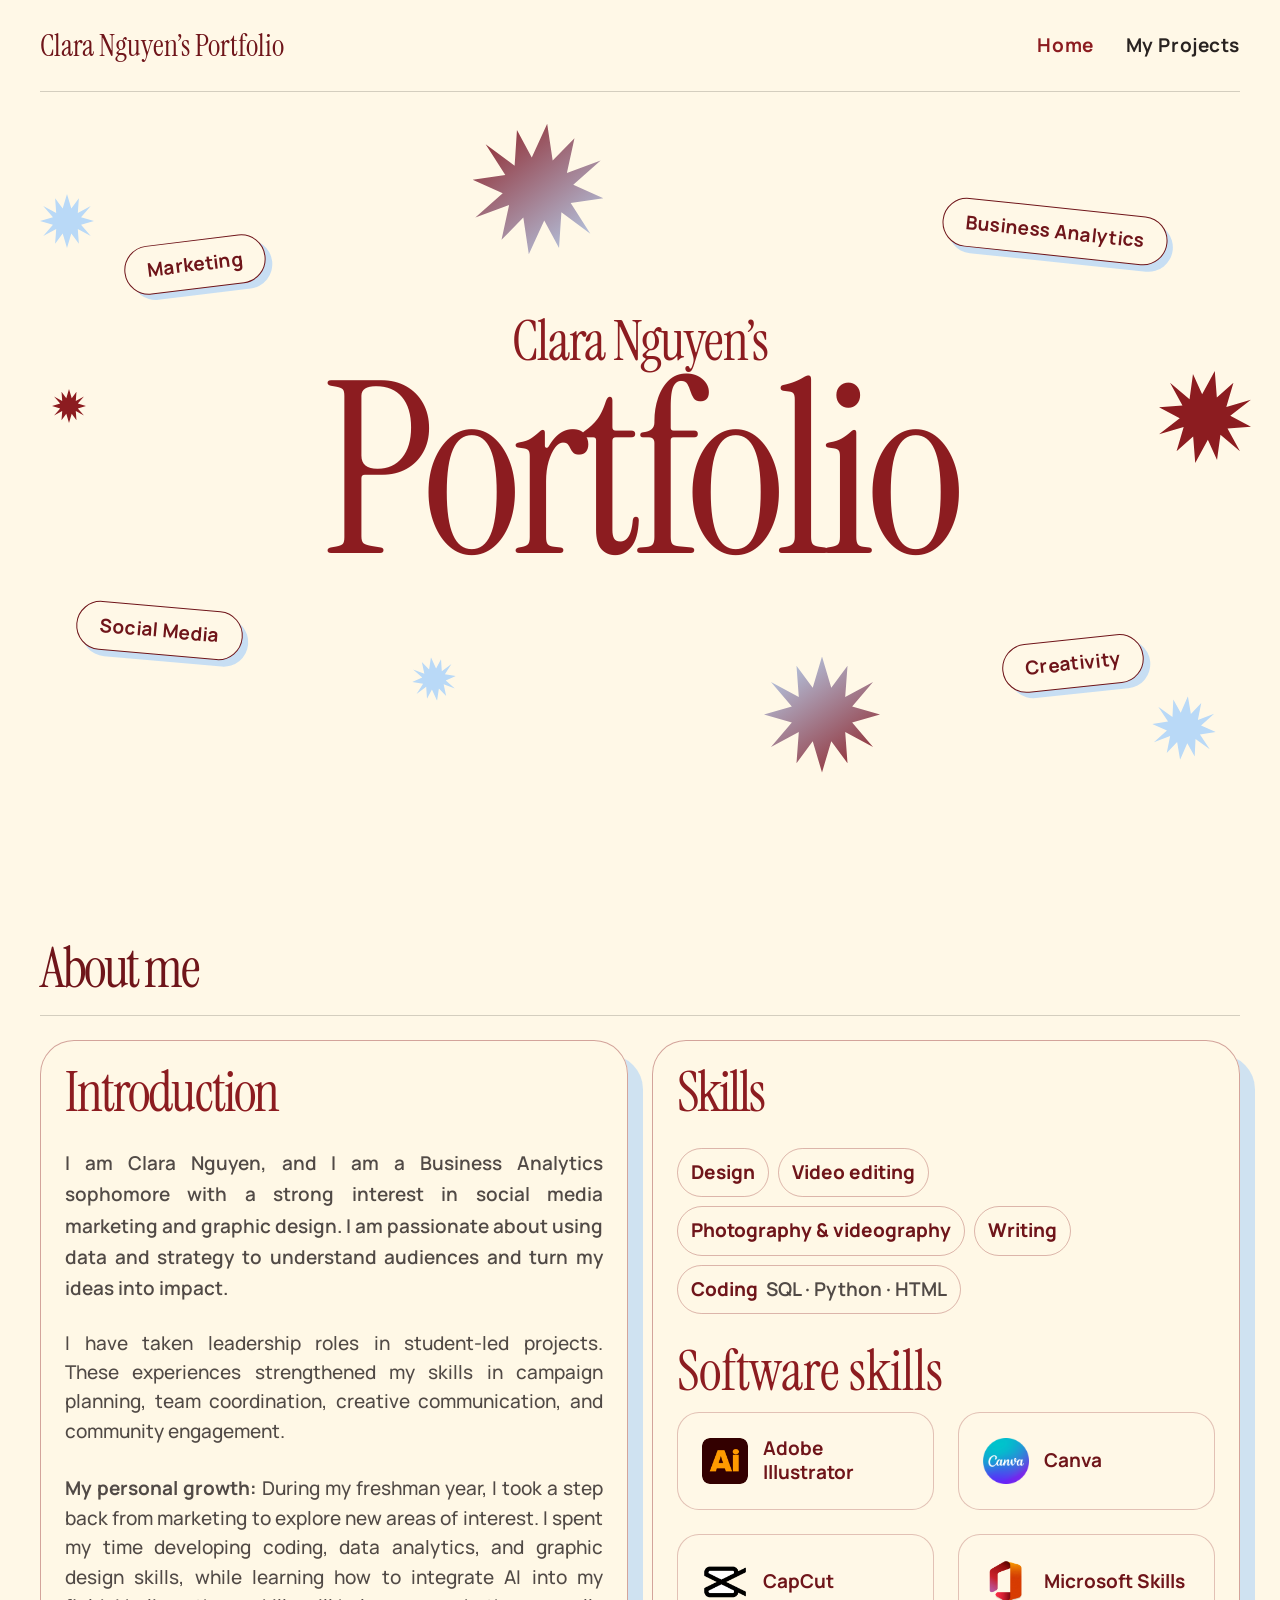
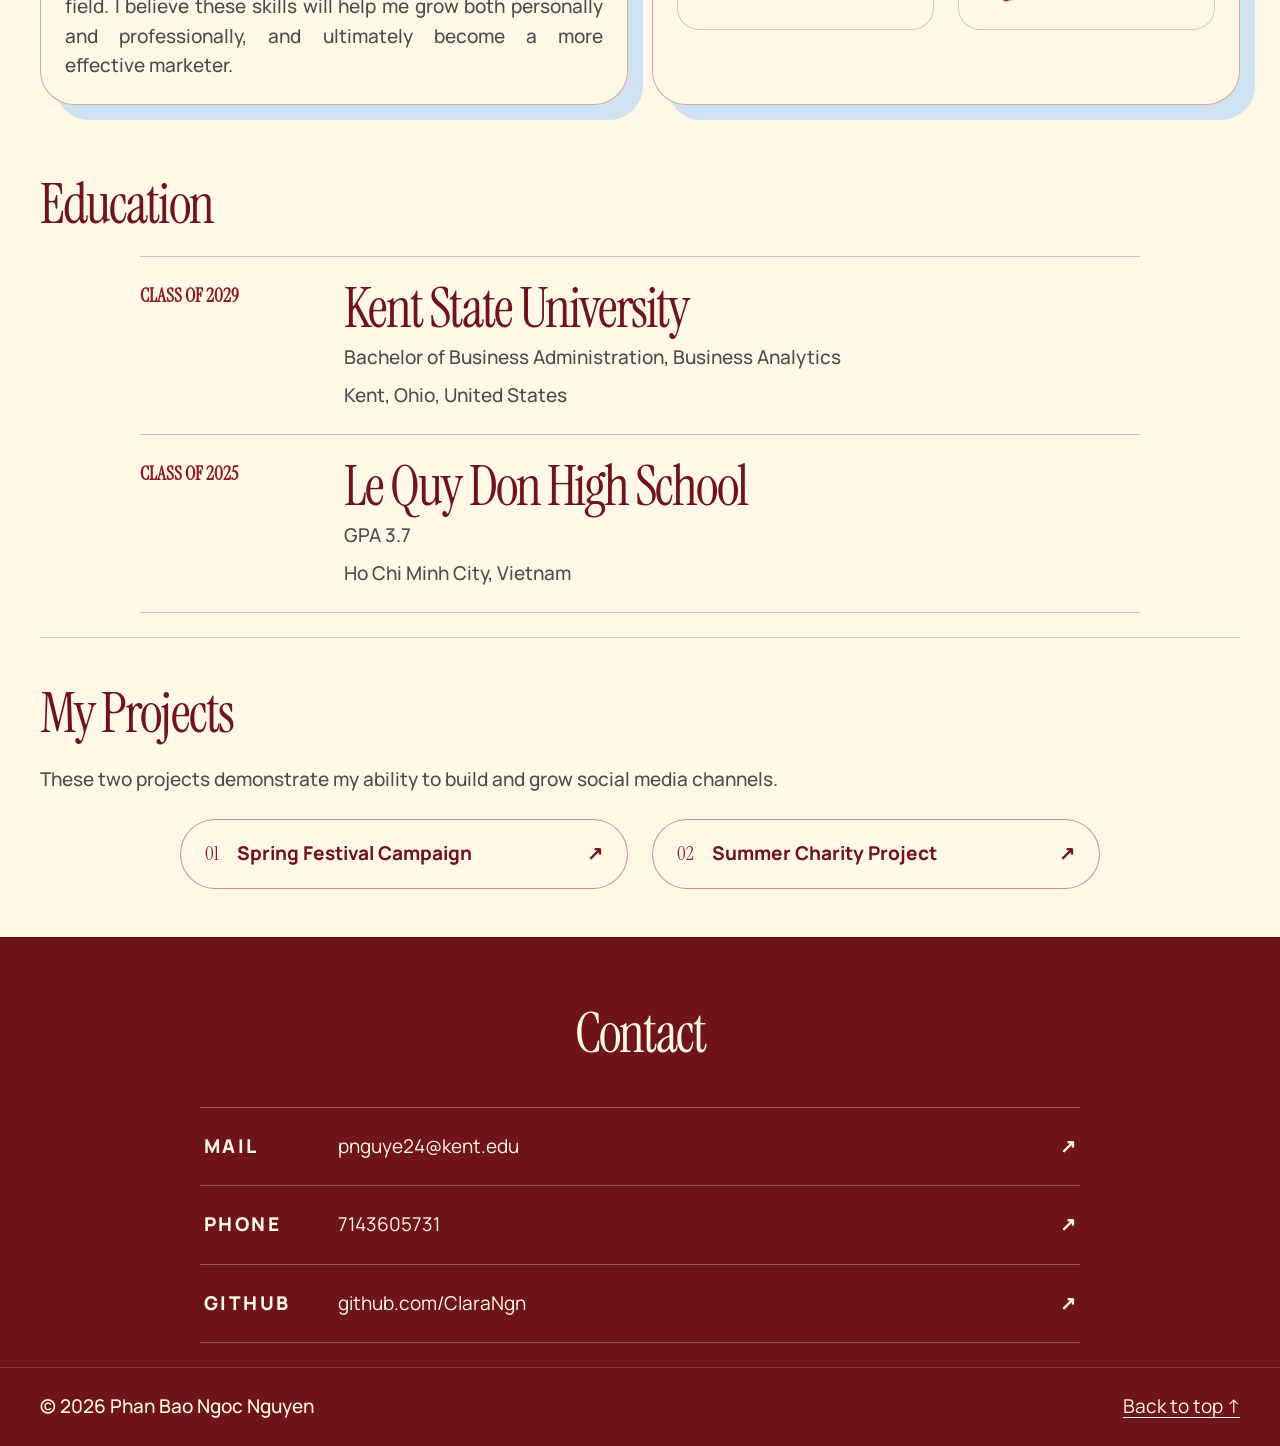
<file: index.html>
<!doctype html>
<html lang="en">
  <head>
    <meta charset="UTF-8" />
    <meta name="viewport" content="width=device-width, initial-scale=1.0" />
    <meta name="description" content="The personal portfolio of Clara Nguyen, a Business Analytics student at Kent State University." />
    <meta name="theme-color" content="#fff8e7" />
    <title>Clara Nguyen’s Portfolio</title>
    <link rel="preconnect" href="https://fonts.googleapis.com" />
    <link rel="preconnect" href="https://fonts.gstatic.com" crossorigin />
    <link href="https://fonts.googleapis.com/css2?family=Instrument+Serif:ital@0;1&amp;family=Manrope:wght@400;500;600;700;800&amp;display=swap" rel="stylesheet" />
  <link rel="stylesheet" href="styles.css?v=32" />
    <script src="script.js" defer></script>
  </head>
  <body>
    <a class="skip-link" href="#main">Skip to content</a>

    <header class="site-header">
      <a class="portfolio-brand" href="index.html">Clara Nguyen’s Portfolio</a>
      <button class="menu-toggle" type="button" aria-expanded="false" aria-controls="primary-nav">
        <span></span><span></span><span></span>
        <span class="sr-only">Open navigation</span>
      </button>
      <nav id="primary-nav" class="primary-nav" aria-label="Primary navigation">
        <a aria-current="page" href="index.html">Home</a>
        <a href="projects.html">My Projects</a>
      </nav>
    </header>

    <main id="main">
      <section class="hero portfolio-hero section-shell">
        <div class="portfolio-composition reveal">
          <span class="hero-keyword keyword-marketing">Marketing</span>
          <span class="hero-keyword keyword-analytics">Business Analytics</span>
          <span class="hero-keyword keyword-social">Social Media</span>
          <span class="hero-keyword keyword-creativity">Creativity</span>
          <h1><span class="portfolio-owner">Clara Nguyen’s</span>Portfolio</h1>
          <i class="hero-burst burst-one" aria-hidden="true"></i>
          <i class="hero-burst burst-two" aria-hidden="true"></i>
          <i class="hero-burst burst-three" aria-hidden="true"></i>
          <i class="hero-burst burst-four" aria-hidden="true"></i>
          <i class="hero-burst burst-five" aria-hidden="true"></i>
          <i class="hero-burst burst-six" aria-hidden="true"></i>
          <i class="hero-burst burst-seven" aria-hidden="true"></i>
        </div>
      </section>

      <section id="about" class="about-overview section-shell">
        <header class="about-title reveal">
          <h1>About me</h1>
        </header>

        <div class="about-panels">
          <article class="about-panel about-intro reveal">
            <i class="panel-burst panel-burst-one" aria-hidden="true"></i>
            <h2 class="panel-kicker">Introduction</h2>
            <p class="panel-lead">
              I am Clara Nguyen, and I am a Business Analytics sophomore with a strong interest in
              social media marketing and graphic design. I am passionate about using data and strategy
              to understand audiences and turn my ideas into impact.
            </p>
            <p>
              I have taken leadership roles in student-led projects. These experiences strengthened
              my skills in campaign planning, team coordination, creative communication, and
              community engagement.
            </p>
            <p>
              <strong>My personal growth:</strong> During my freshman year, I took a step back from
              marketing to explore new areas of interest. I spent my time developing coding, data
              analytics, and graphic design skills, while learning how to integrate AI into my field.
              I believe these skills will help me grow both personally and professionally, and
              ultimately become a more effective marketer.
            </p>
          </article>

          <article class="about-panel about-tools reveal reveal-delay">
            <i class="panel-burst panel-burst-two" aria-hidden="true"></i>
            <i class="panel-burst panel-burst-three" aria-hidden="true"></i>
            <h1 class="panel-kicker">Skills</h1>
            <div class="capability-list" aria-label="Professional skills">
              <span>Design</span>
              <span>Video editing</span>
              <span>Photography &amp; videography</span>
              <span>Writing</span>
              <span>Coding <small>SQL · Python · HTML</small></span>
            </div>
            <h2 class="software-label">Software skills</h2>
            <div class="software-mini-grid">
              <div class="software-mini-item">
                <img class="software-logo software-logo-image" src="assets/icons/adobe-illustrator-original.png" alt="" />
                <strong>Adobe Illustrator</strong>
              </div>
              <div class="software-mini-item">
                <img class="software-logo software-logo-image" src="assets/icons/canva-original.png" alt="" />
                <strong>Canva</strong>
              </div>
              <div class="software-mini-item">
                <img class="software-logo software-logo-image" src="assets/icons/capcut.png" alt="" />
                <strong>CapCut</strong>
              </div>
              <div class="software-mini-item">
                <img class="software-logo software-logo-image" src="assets/icons/microsoft-skills-original-cutout.png" alt="" />
                <strong>Microsoft Skills</strong>
              </div>
            </div>
          </article>
        </div>

      </section>

      <section id="education" class="education-page section-shell section-space">
        <h1 class="section-heading">Education</h1>
        <div class="education-list reveal">
          <article>
            <time>Class of 2029</time>
            <div>
              <h2>Kent State University</h2>
              <p>Bachelor of Business Administration, Business Analytics</p>
              <small>Kent, Ohio, United States</small>
            </div>
          </article>
          <article>
            <time>Class of 2025</time>
            <div>
              <h2>Le Quy Don High School</h2>
              <p>GPA 3.7</p>
              <small>Ho Chi Minh City, Vietnam</small>
            </div>
          </article>
        </div>
      </section>

      <section id="my-projects" class="home-projects section-shell section-space">
        <h1 class="section-heading">My Projects</h1>
        <p class="section-intro">These two projects demonstrate my ability to build and grow social media channels.</p>
        <nav class="about-project-links" aria-label="Project quick links">
          <a href="projects.html#spring-festival"><span>01</span>Spring Festival Campaign <b aria-hidden="true">↗</b></a>
          <a href="projects.html#summer-charity"><span>02</span>Summer Charity Project <b aria-hidden="true">↗</b></a>
        </nav>
      </section>


      <section id="contact" class="contact section-space">
        <div class="section-shell contact-inner reveal">
          <h1>Contact</h1>
          <div class="contact-details">
            <a href="mailto:pnguye24@kent.edu"><span>Mail</span>pnguye24@kent.edu <b aria-hidden="true">↗</b></a>
            <a href="tel:+17143605731"><span>Phone</span>7143605731 <b aria-hidden="true">↗</b></a>
            <a href="https://github.com/ClaraNgn" target="_blank" rel="noreferrer"><span>GitHub</span>github.com/ClaraNgn <b aria-hidden="true">↗</b></a>
          </div>
        </div>
      </section>
    </main>

    <footer class="site-footer">
      <p>© <span id="year">2026</span> Phan Bao Ngoc Nguyen</p>
      <a href="#main">Back to top ↑</a>
    </footer>
  </body>
</html>
</file>
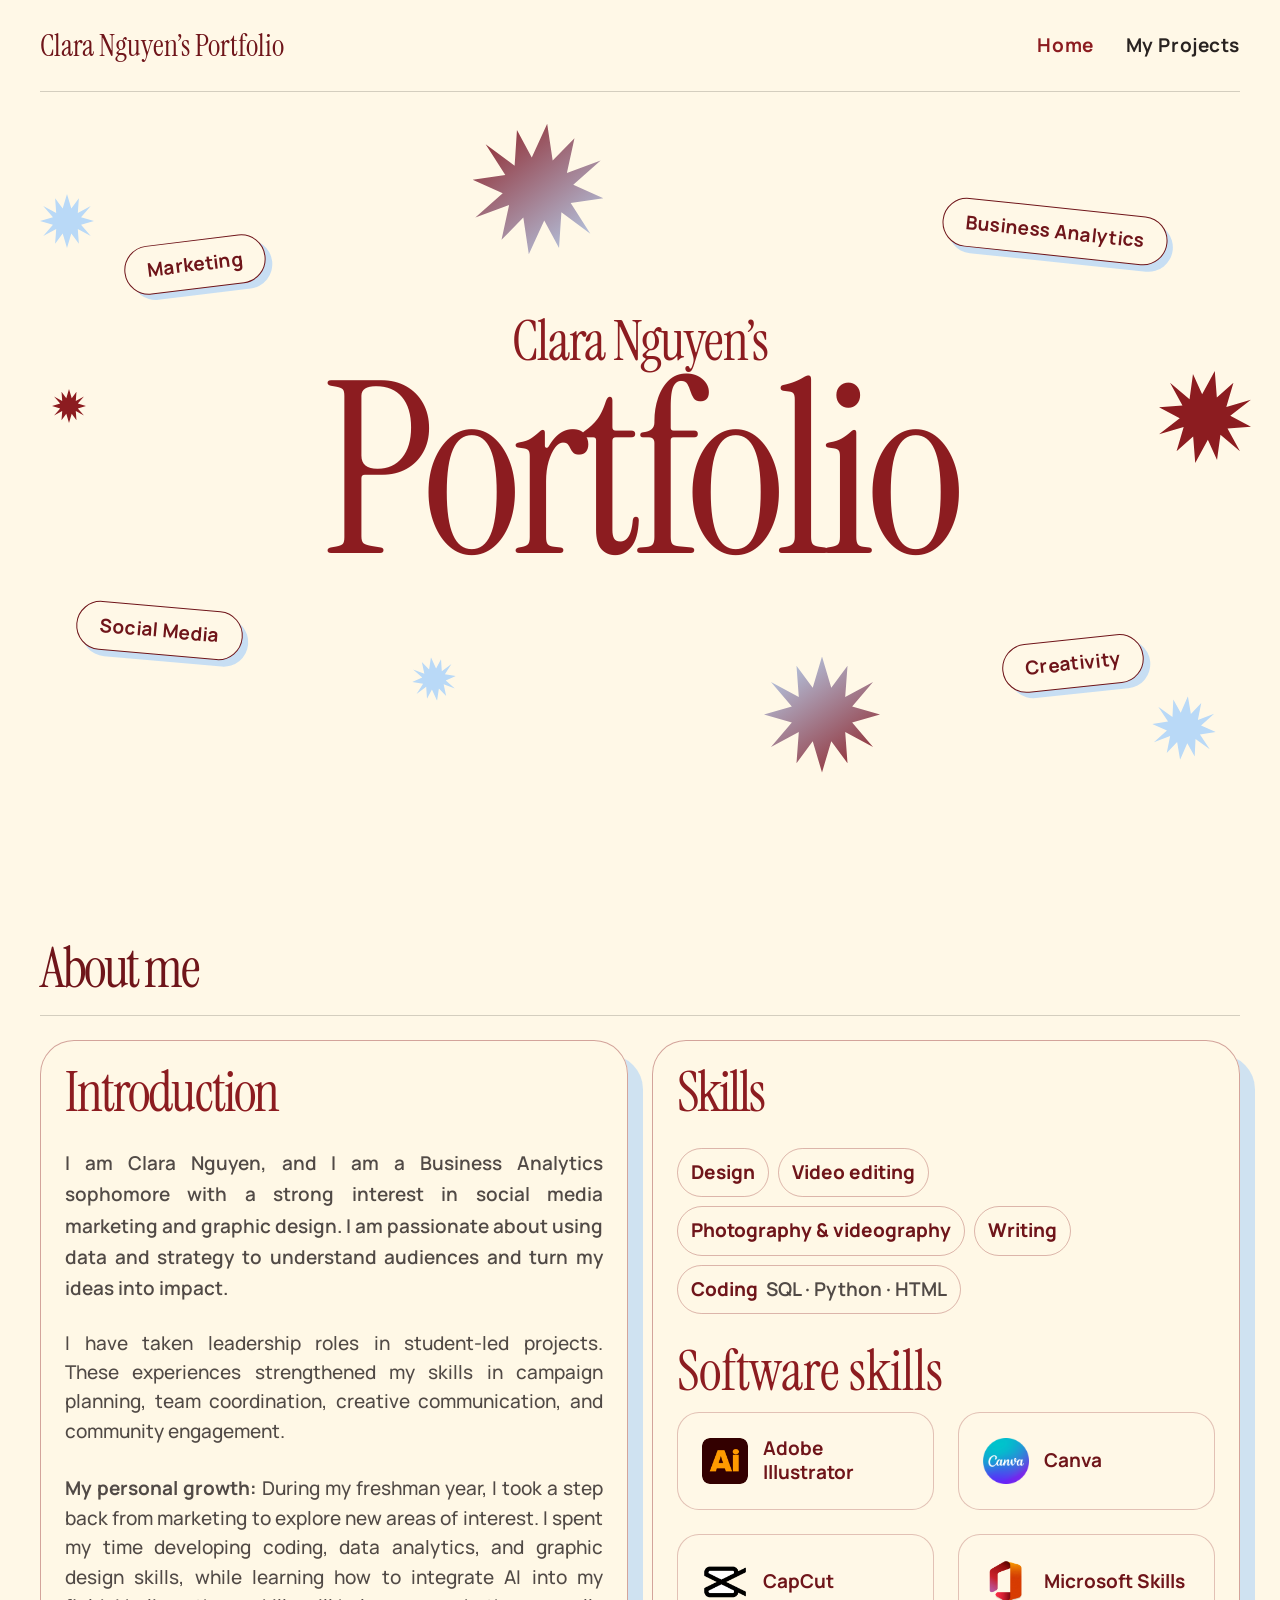
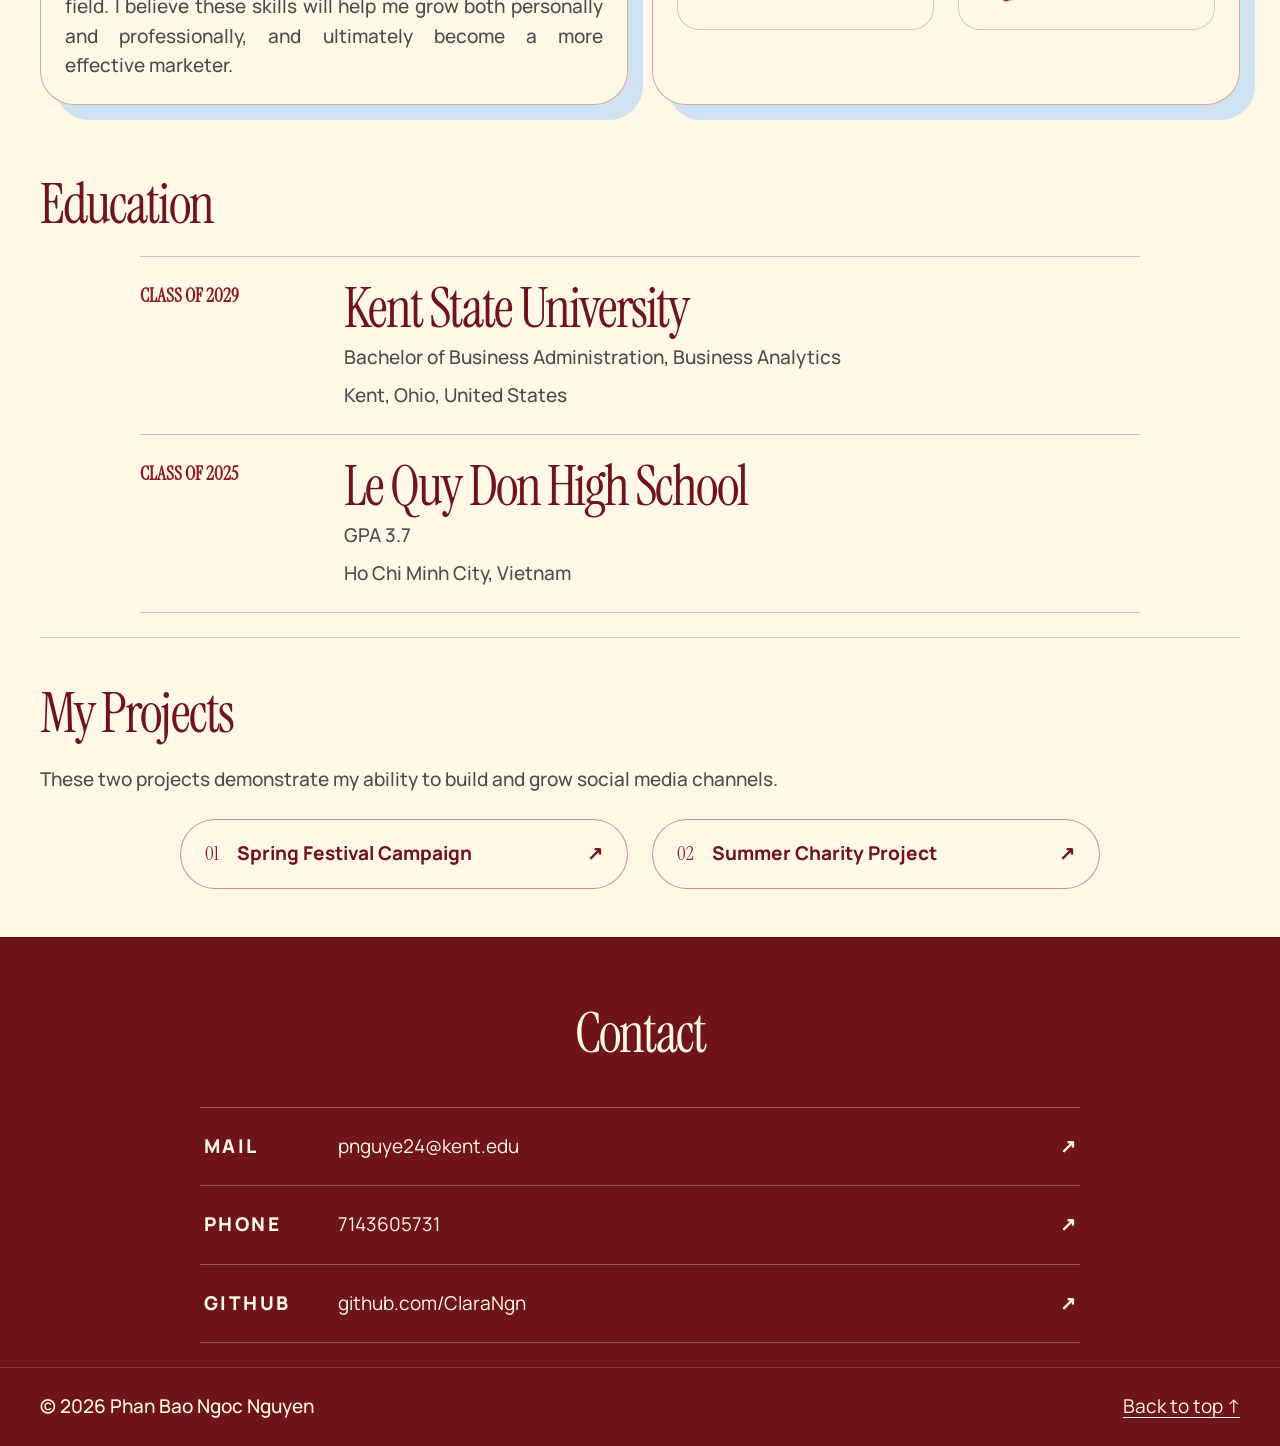
<file: about.html>
<!doctype html><html lang="en"><head><meta charset="UTF-8"><meta name="viewport" content="width=device-width,initial-scale=1"><title>Clara Nguyen’s Portfolio</title><meta http-equiv="refresh" content="0;url=index.html#about"><script>location.replace('index.html#about' + (location.hash && !'index.html#about'.includes('#') ? location.hash : ''));</script></head><body><a href="index.html#about">Continue to Clara Nguyen’s Portfolio</a></body></html>
</file>
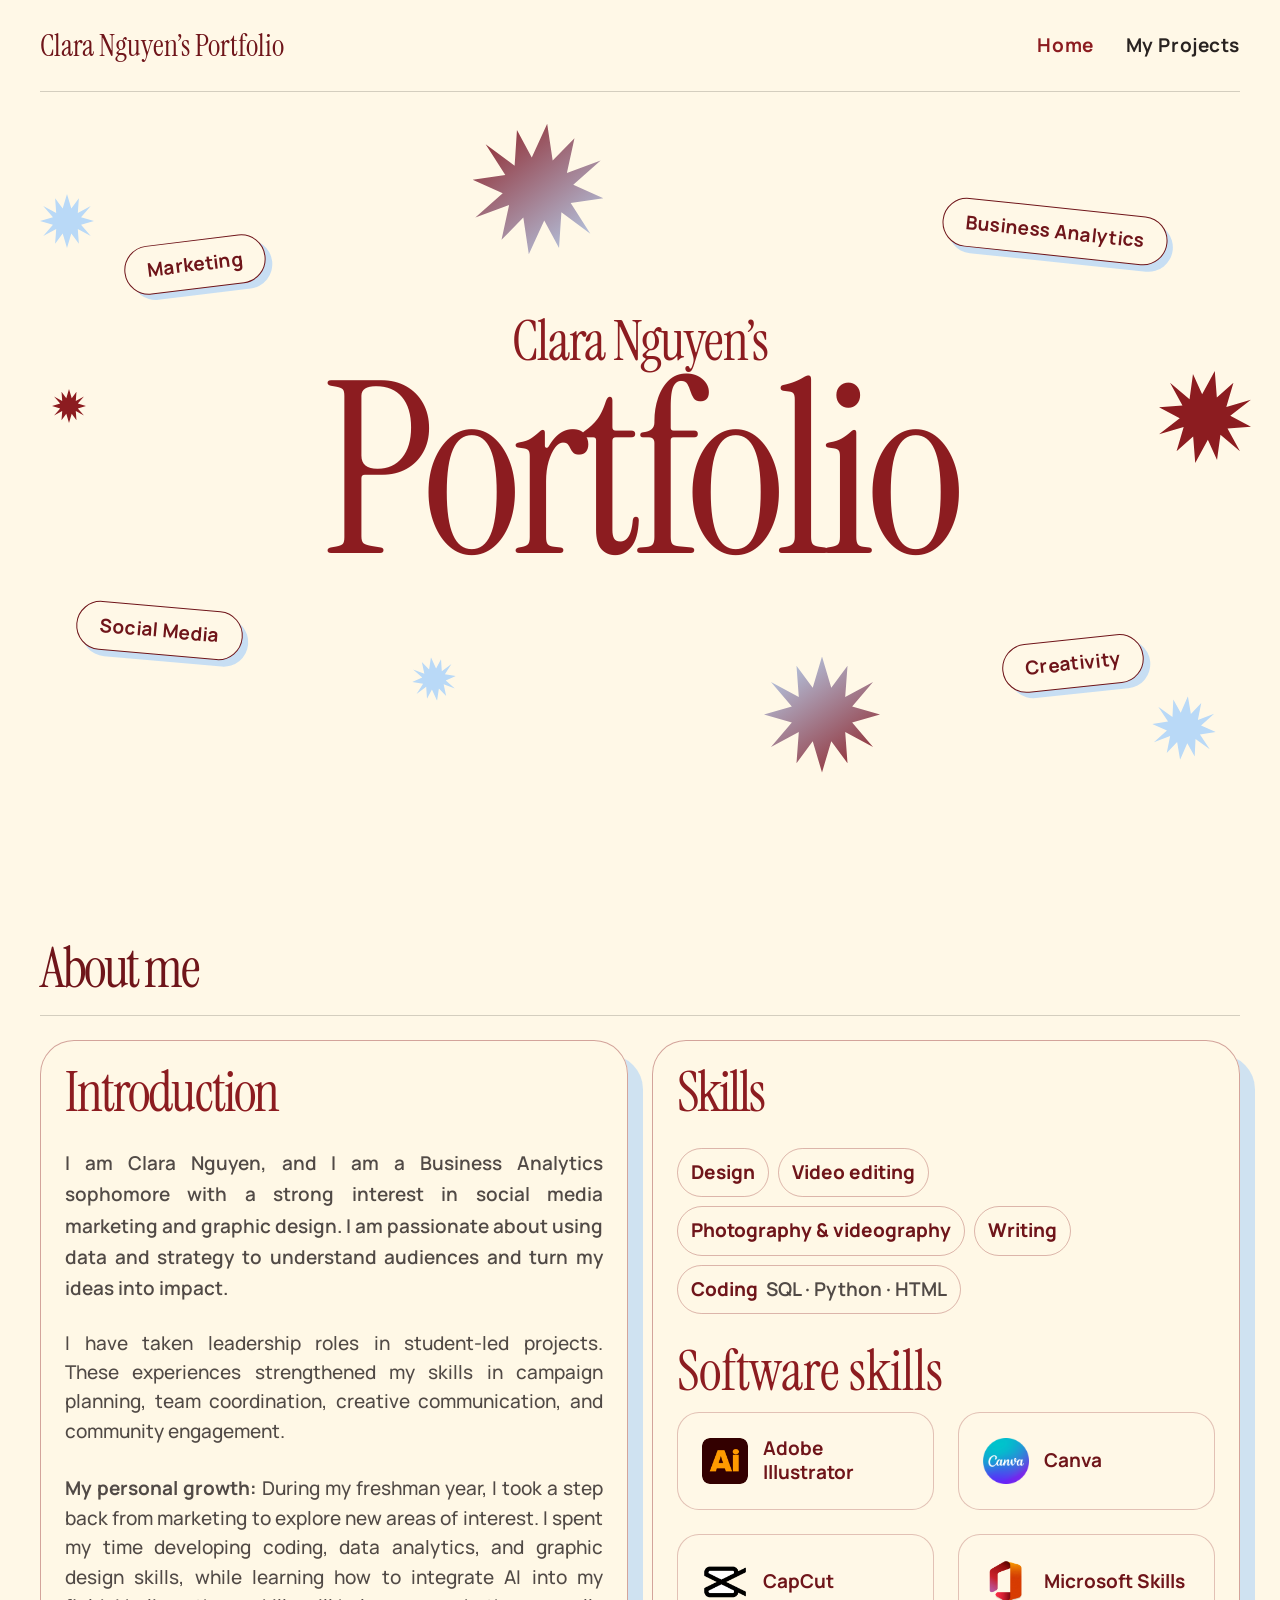
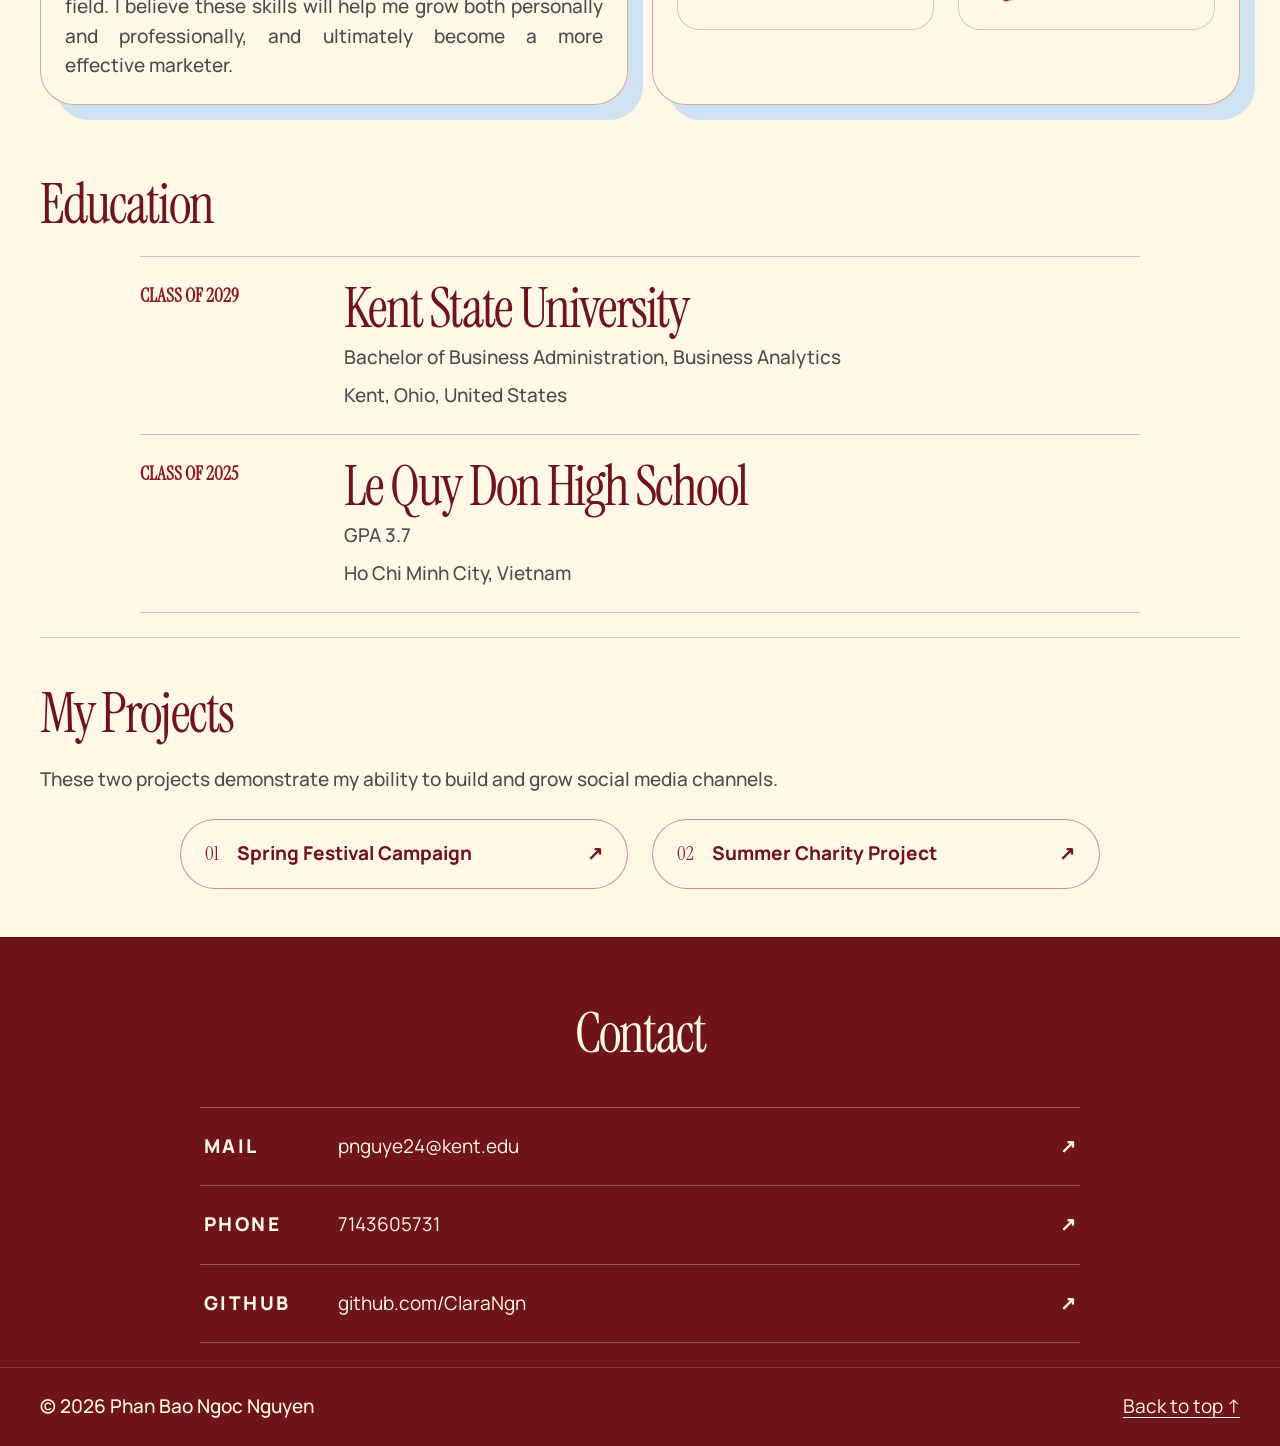
<file: education.html>
<!doctype html><html lang="en"><head><meta charset="UTF-8"><meta name="viewport" content="width=device-width,initial-scale=1"><title>Clara Nguyen’s Portfolio</title><meta http-equiv="refresh" content="0;url=index.html#education"><script>location.replace('index.html#education' + (location.hash && !'index.html#education'.includes('#') ? location.hash : ''));</script></head><body><a href="index.html#education">Continue to Clara Nguyen’s Portfolio</a></body></html>
</file>
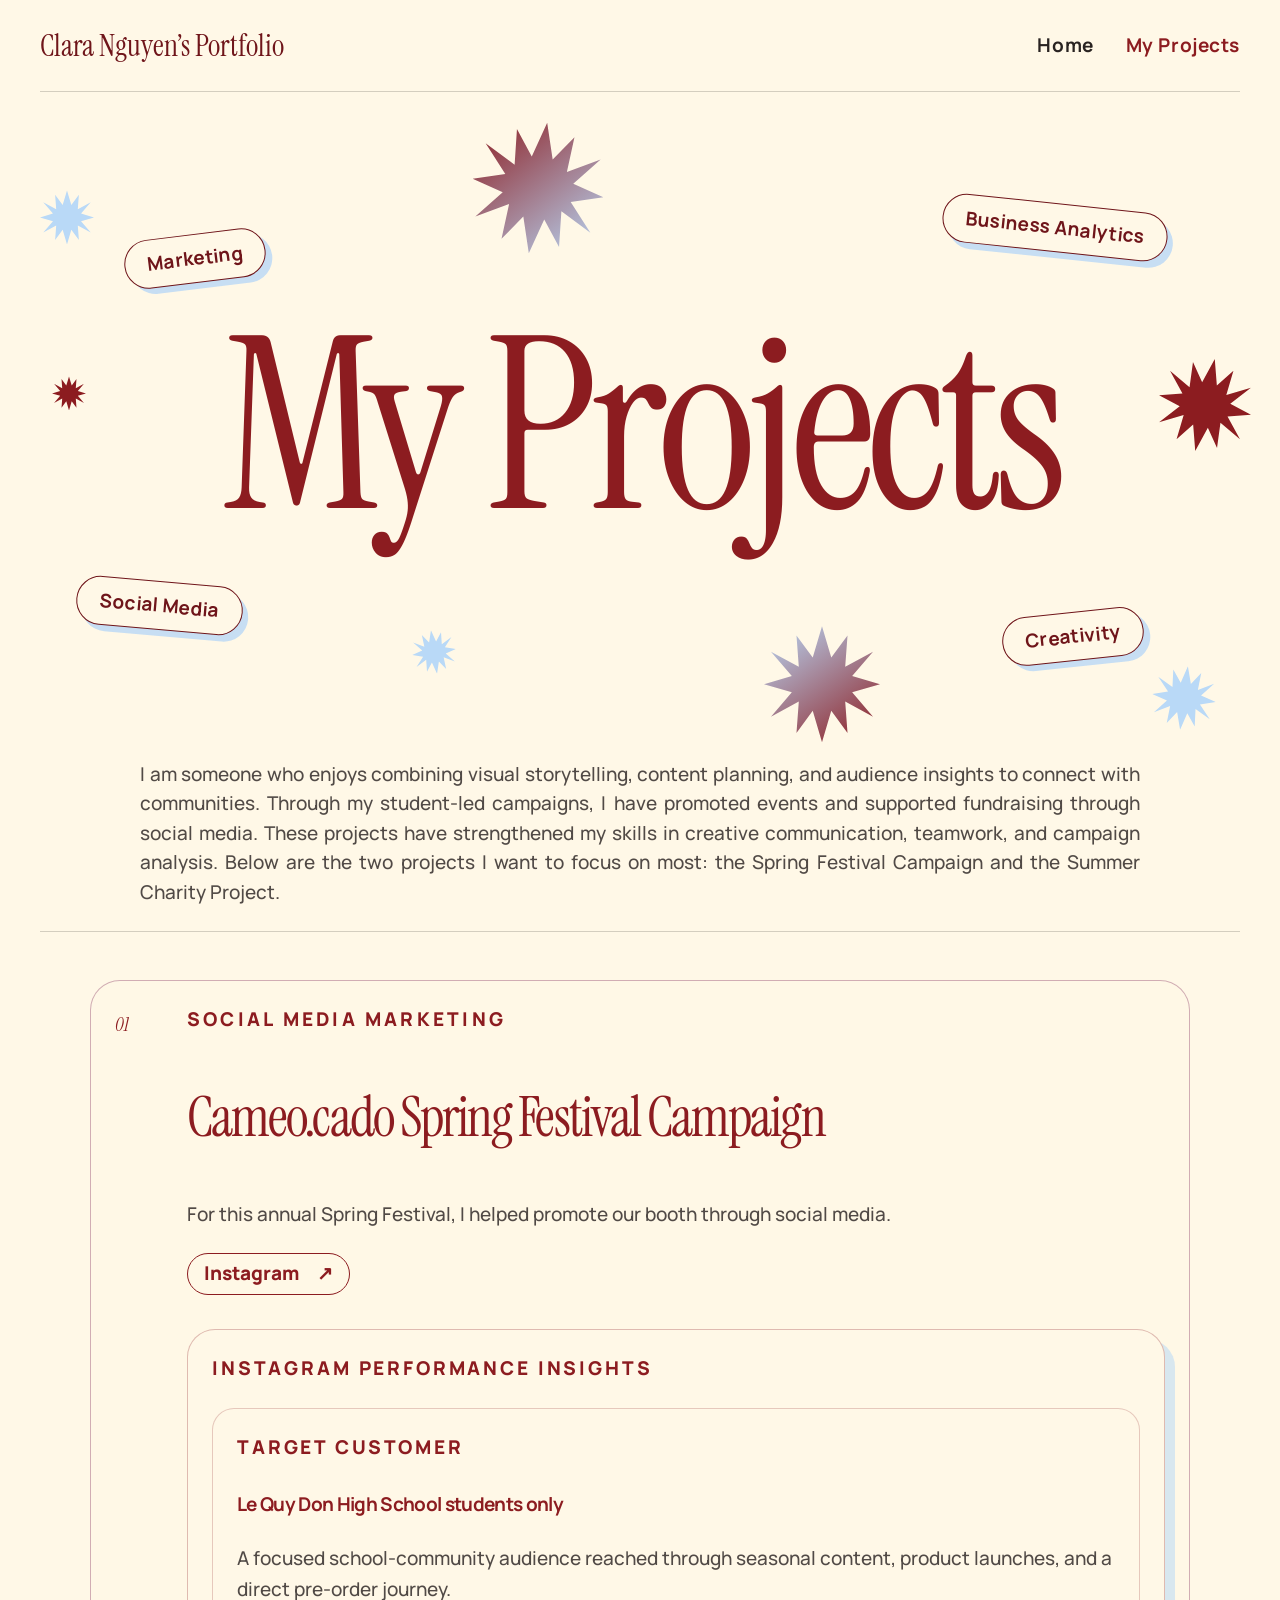
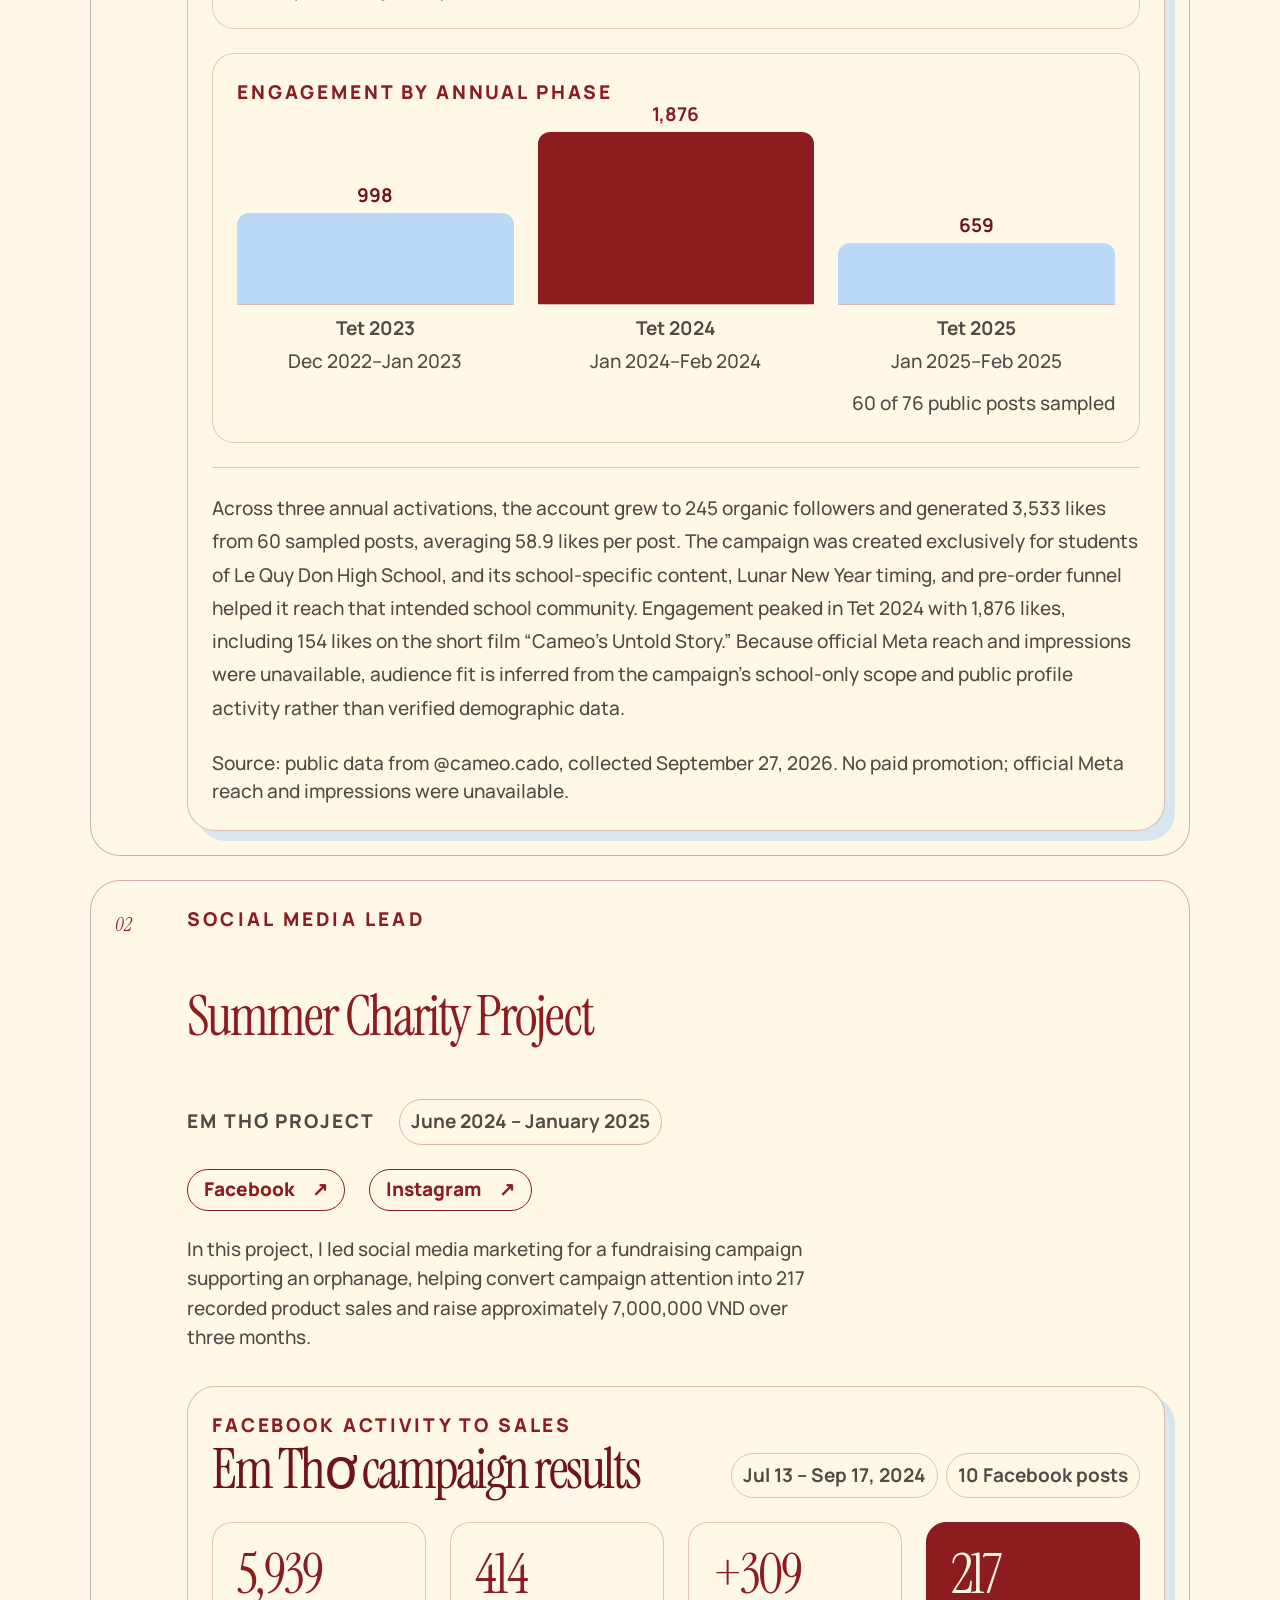
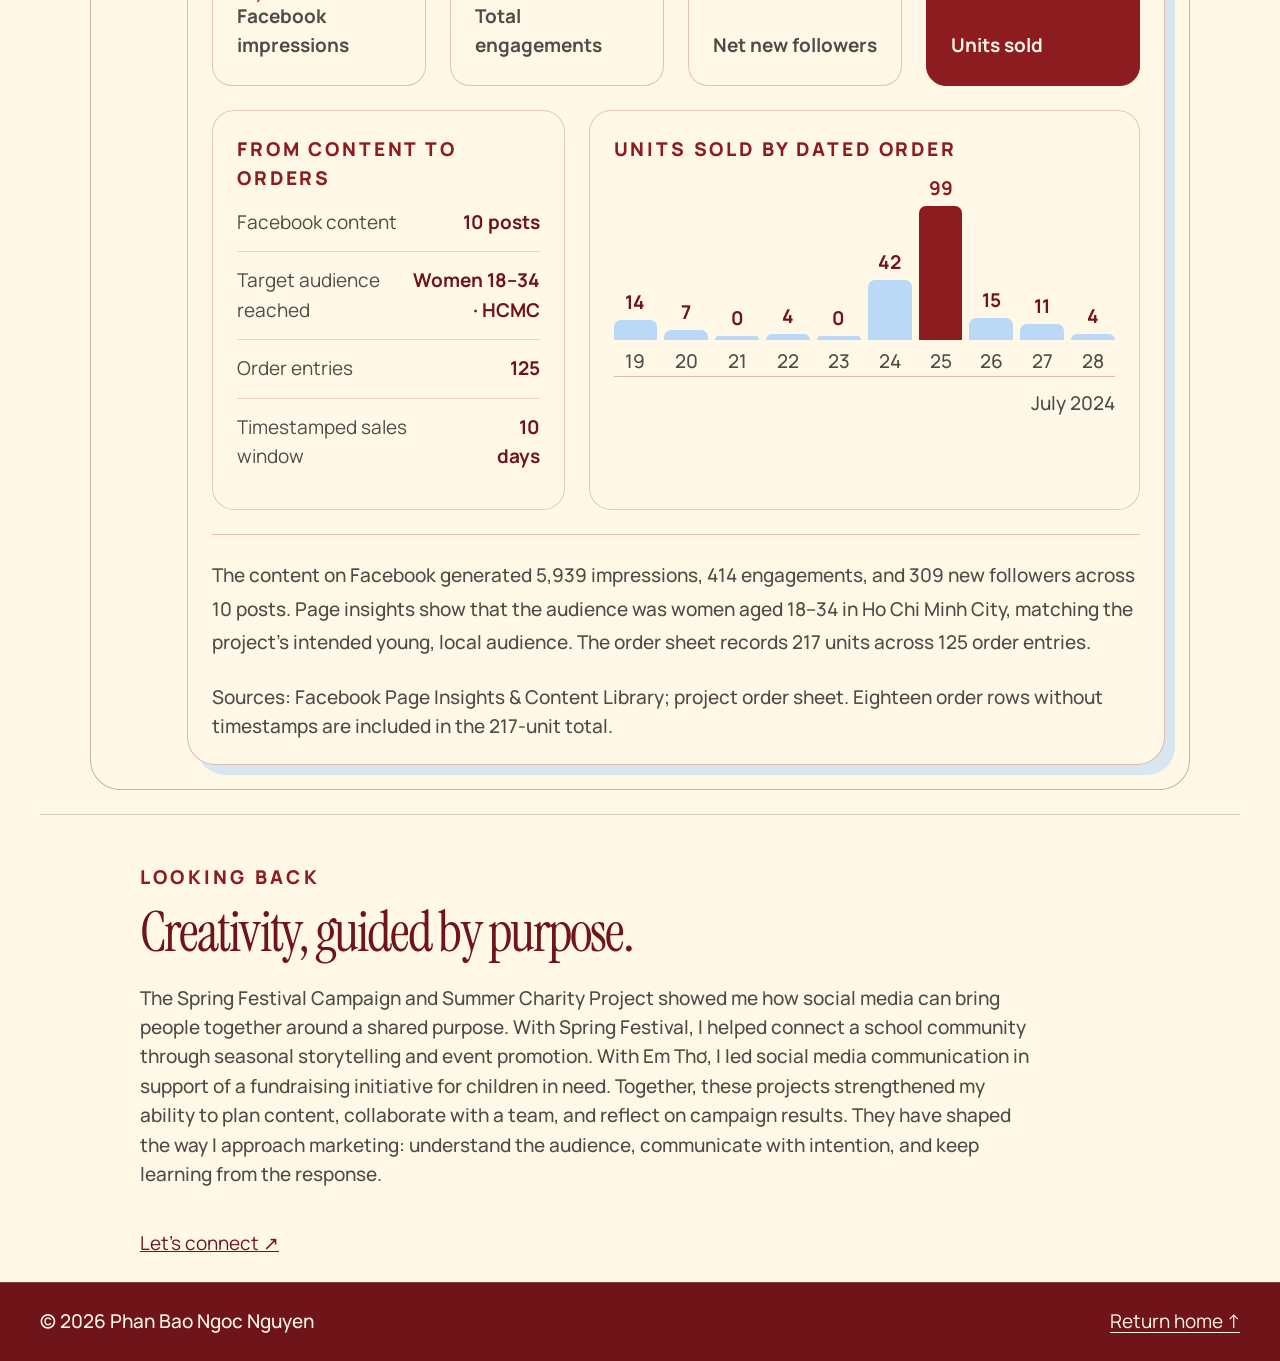
<file: experience.html>
<!doctype html><html lang="en"><head><meta charset="UTF-8"><meta name="viewport" content="width=device-width,initial-scale=1"><title>Clara Nguyen’s Portfolio</title><meta http-equiv="refresh" content="0;url=projects.html"><script>location.replace('projects.html' + (location.hash && !'projects.html'.includes('#') ? location.hash : ''));</script></head><body><a href="projects.html">Continue to Clara Nguyen’s Portfolio</a></body></html>
</file>
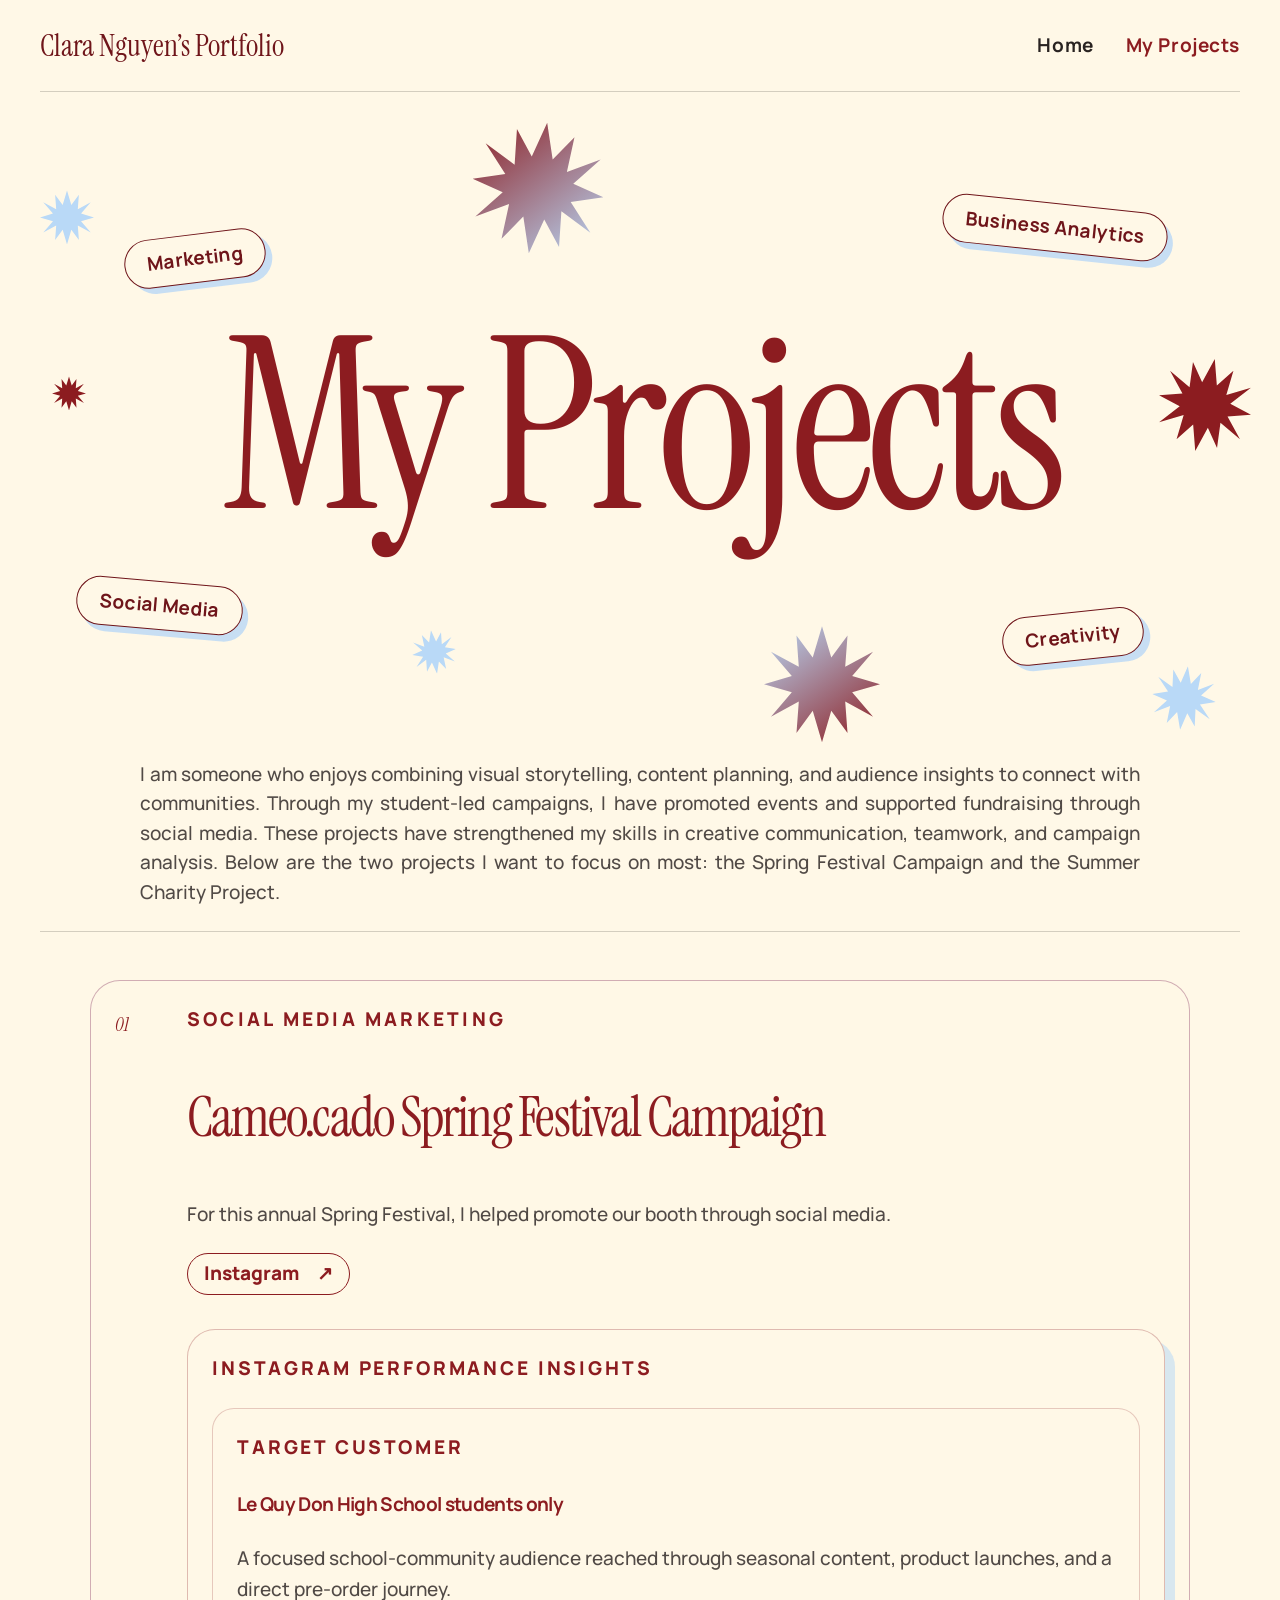
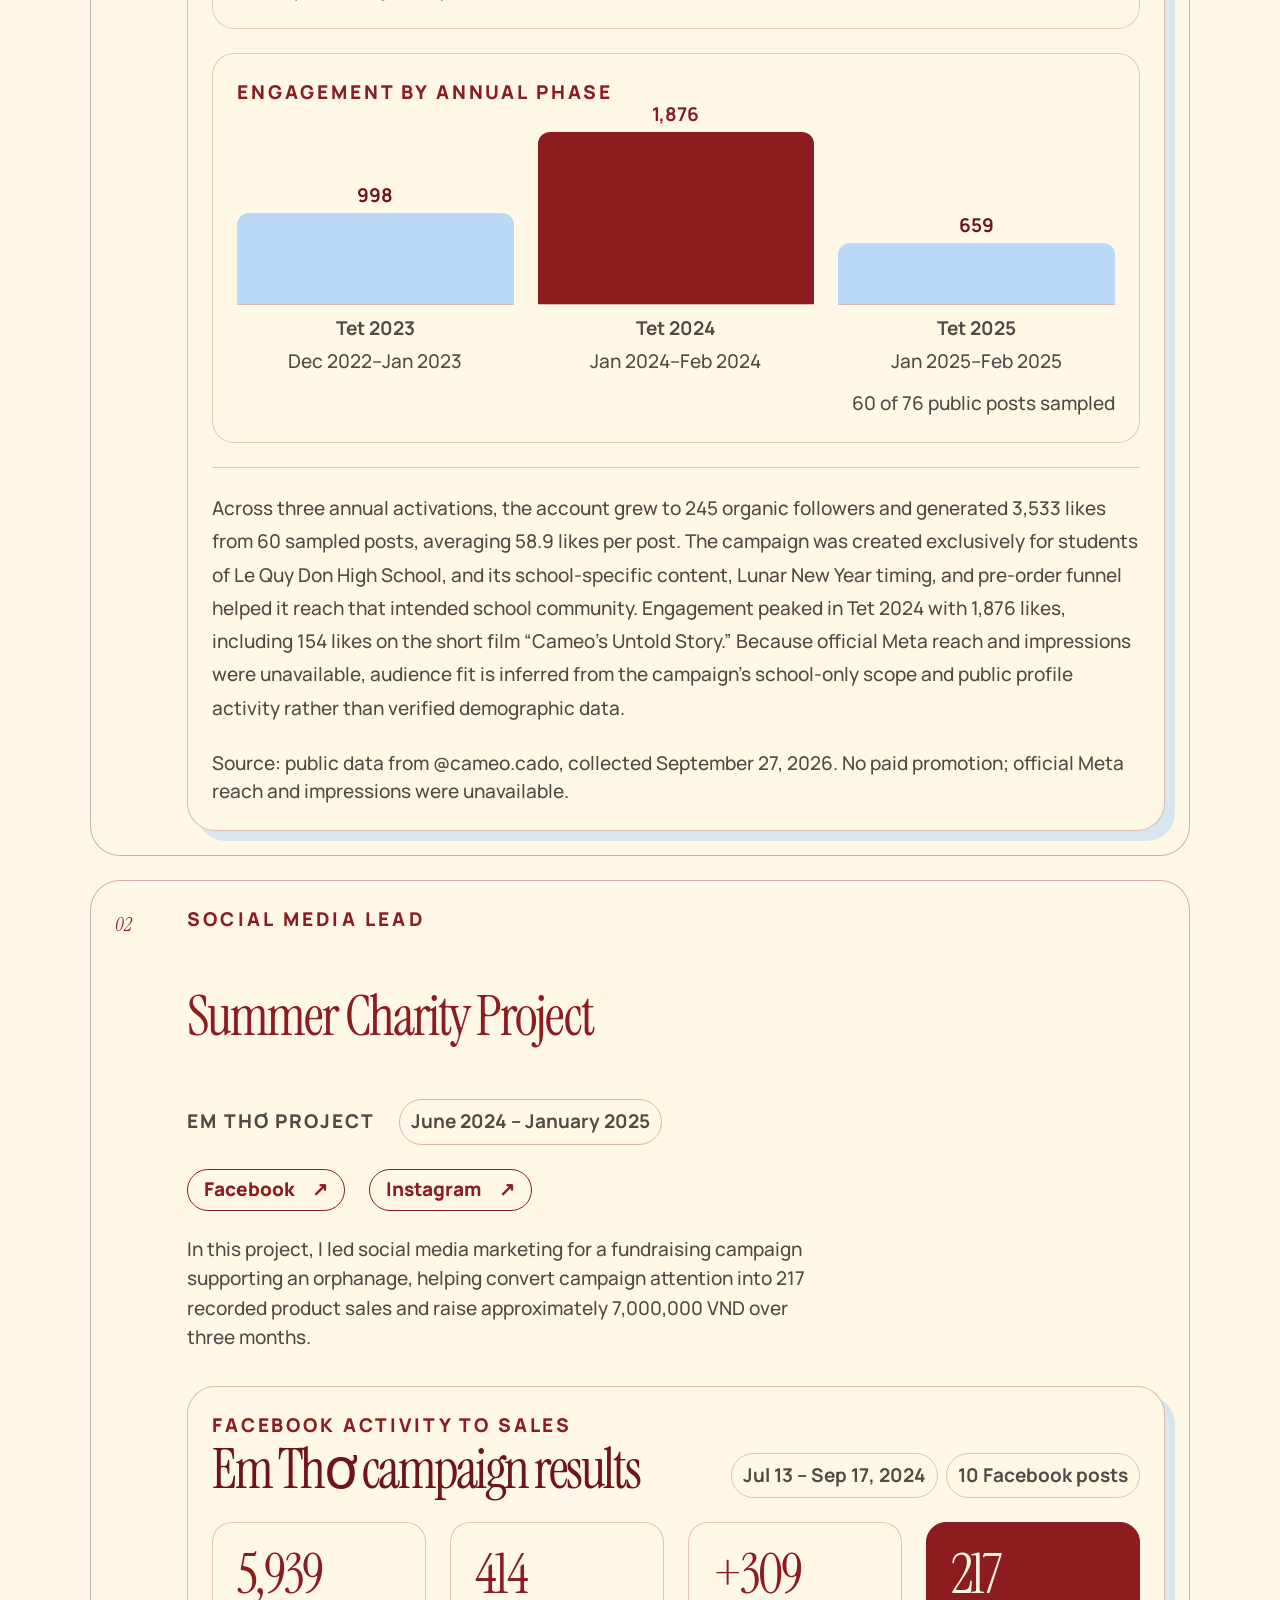
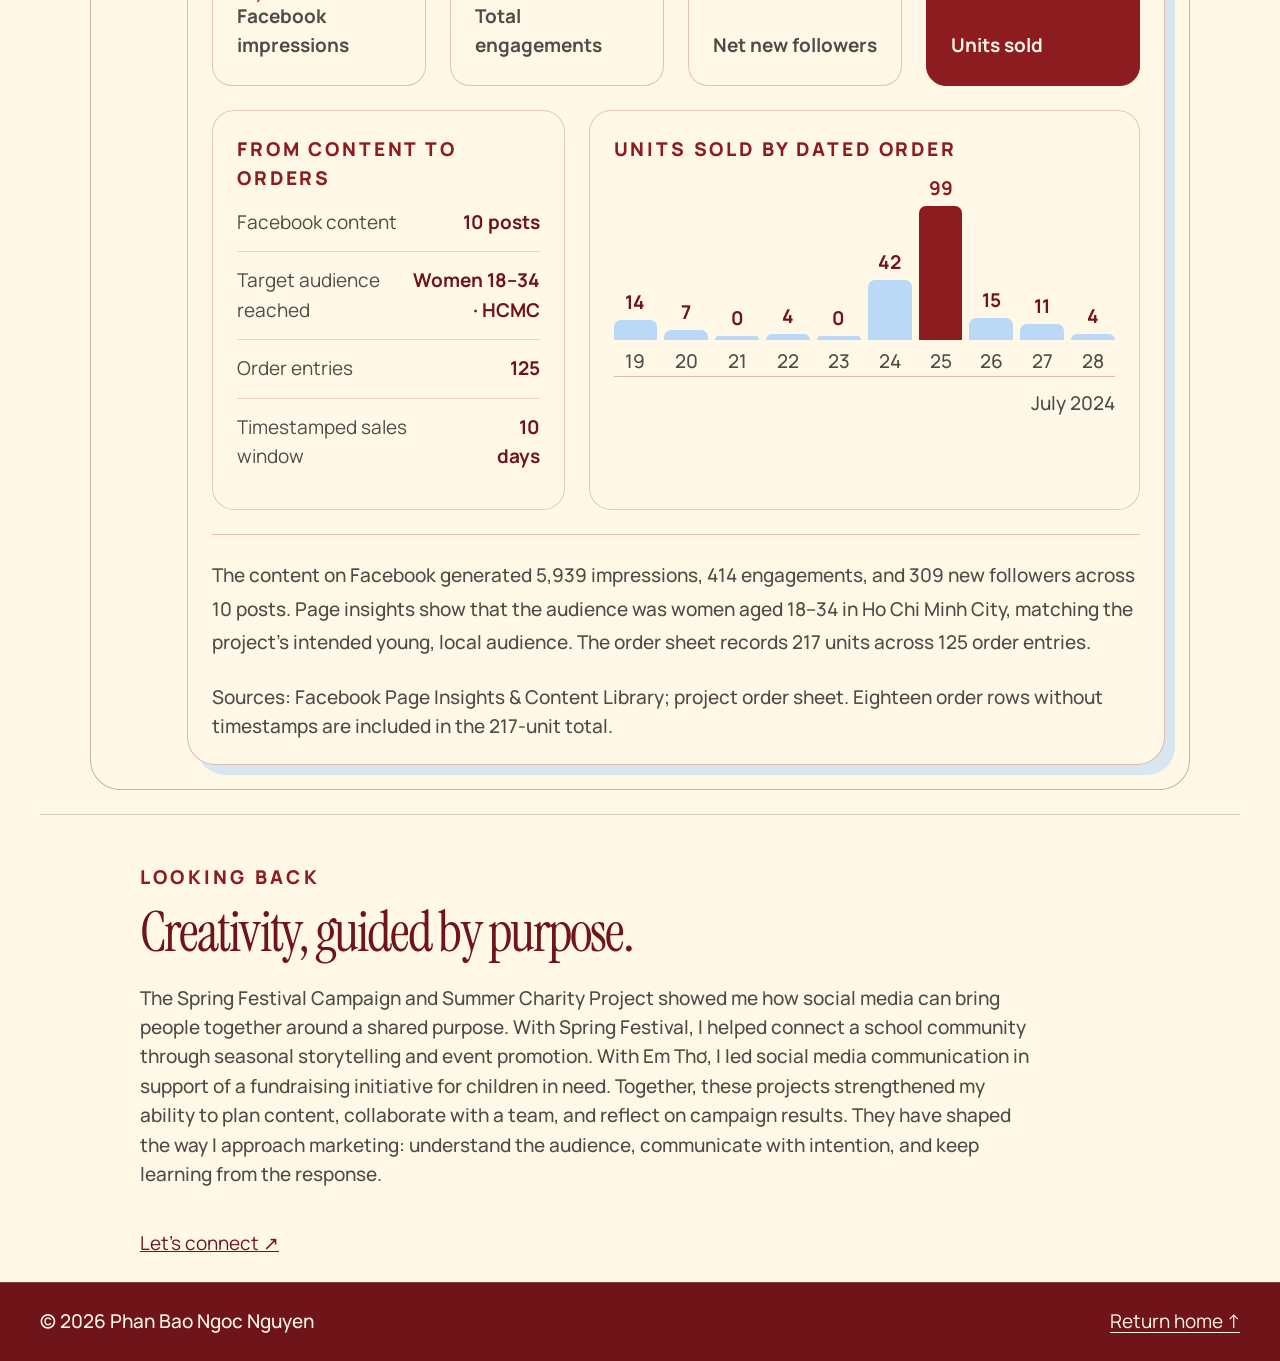
<file: projects.html>
<!doctype html>
<html lang="en">
  <head>
    <meta charset="UTF-8" />
    <meta name="viewport" content="width=device-width, initial-scale=1.0" />
    <meta name="description" content="Selected social media marketing projects by Clara Nguyen." />
    <meta name="theme-color" content="#fff8e7" />
    <title>My Projects | Clara Nguyen’s Portfolio</title>
    <link rel="preconnect" href="https://fonts.googleapis.com" />
    <link rel="preconnect" href="https://fonts.gstatic.com" crossorigin />
    <link href="https://fonts.googleapis.com/css2?family=Instrument+Serif:ital@0;1&amp;family=Manrope:wght@400;500;600;700;800&amp;display=swap" rel="stylesheet" />
  <link rel="stylesheet" href="styles.css?v=32" />
    <script src="script.js" defer></script>
  </head>
  <body>
    <a class="skip-link" href="#main">Skip to content</a>
    <header class="site-header">
      <a class="portfolio-brand" href="index.html">Clara Nguyen’s Portfolio</a>
      <button class="menu-toggle" type="button" aria-expanded="false" aria-controls="primary-nav">
        <span></span><span></span><span></span><span class="sr-only">Open navigation</span>
      </button>
      <nav id="primary-nav" class="primary-nav" aria-label="Primary navigation">
        <a href="index.html">Home</a>
        <a aria-current="page" href="projects.html">My Projects</a>
      </nav>
    </header>

    <main id="main" class="subpage">
      <section class="page-hero projects-hero section-shell reveal">
        <div class="projects-composition">
          <span class="hero-keyword keyword-marketing">Marketing</span>
          <span class="hero-keyword keyword-analytics">Business Analytics</span>
          <span class="hero-keyword keyword-social">Social Media</span>
          <span class="hero-keyword keyword-creativity">Creativity</span>
          <h1>My Projects</h1>
          <i class="hero-burst burst-one" aria-hidden="true"></i>
          <i class="hero-burst burst-two" aria-hidden="true"></i>
          <i class="hero-burst burst-three" aria-hidden="true"></i>
          <i class="hero-burst burst-four" aria-hidden="true"></i>
          <i class="hero-burst burst-five" aria-hidden="true"></i>
          <i class="hero-burst burst-six" aria-hidden="true"></i>
          <i class="hero-burst burst-seven" aria-hidden="true"></i>
        </div>
        <p>I am someone who enjoys combining visual storytelling, content planning, and audience insights to connect with communities. Through my student-led campaigns, I have promoted events and supported fundraising through social media. These projects have strengthened my skills in creative communication, teamwork, and campaign analysis. Below are the two projects I want to focus on most: the Spring Festival Campaign and the Summer Charity Project.</p>
      </section>


      <section class="projects-page section-shell section-space">
        <div class="project-list">
          <article id="spring-festival" class="project reveal">
            <div class="project-number">01</div>
            <div class="project-body">
              <p class="project-type">Social Media Marketing</p>
              <h1>Cameo.cado Spring Festival Campaign</h1>
              <p class="spring-project-intro">For this annual Spring Festival, I helped promote our booth through social media.</p>
              <div class="project-social-links">
                <a href="https://www.instagram.com/cameo.cado/" target="_blank" rel="noreferrer">Instagram <b aria-hidden="true">↗</b></a>
              </div>

              <section class="campaign-dashboard spring-dashboard" aria-label="cameo.cado campaign insights">
                <header class="dashboard-header">
                  <p class="dashboard-label">Instagram performance insights</p>
                </header>

                <div class="spring-insight-grid">
                  <div class="spring-target-card">
                    <p class="dashboard-label">Target customer</p>
                    <strong>Le Quy Don High School students only</strong>
                    <p>
                      A focused school-community audience reached through seasonal content,
                      product launches, and a direct pre-order journey.
                    </p>
                  </div>

                  <div class="phase-chart" aria-label="Total likes by annual campaign phase">
                    <p class="dashboard-label">Engagement by annual phase</p>
                    <div class="phase-bars">
                      <div class="phase-bar-item">
                        <div class="phase-bar-track"><span style="--phase-height: 53%"><b>998</b></span></div>
                        <small>Tet 2023</small>
                        <small class="phase-window"><span>Dec 2022–</span><span>Jan 2023</span></small>
                      </div>
                      <div class="phase-bar-item is-peak">
                        <div class="phase-bar-track"><span style="--phase-height: 100%"><b>1,876</b></span></div>
                        <small>Tet 2024</small>
                        <small class="phase-window"><span>Jan 2024–</span><span>Feb 2024</span></small>
                      </div>
                      <div class="phase-bar-item">
                        <div class="phase-bar-track"><span style="--phase-height: 35%"><b>659</b></span></div>
                        <small>Tet 2025</small>
                        <small class="phase-window"><span>Jan 2025–</span><span>Feb 2025</span></small>
                      </div>
                    </div>
                    <p class="phase-note">60 of 76 public posts sampled</p>
                  </div>
                </div>

                <div class="dashboard-result">
                  <p>
                    Across three annual activations, the account grew to 245 organic followers and generated 3,533 likes from 60 sampled posts, averaging 58.9 likes per post.
                    The campaign was created exclusively for students of Le Quy Don High School, and its school-specific content, Lunar New Year timing, and pre-order funnel helped it reach that intended school community.
                    Engagement peaked in Tet 2024 with 1,876 likes, including 154 likes on the short film “Cameo’s Untold Story.”
                    Because official Meta reach and impressions were unavailable, audience fit is inferred from the campaign’s school-only scope and public profile activity rather than verified demographic data.
                  </p>
                  <small>Source: public data from @cameo.cado, collected September 27, 2026. No paid promotion; official Meta reach and impressions were unavailable.</small>
                </div>
              </section>
            </div>
          </article>
          <article id="summer-charity" class="project reveal">
            <div class="project-number">02</div>
            <div class="project-body">
              <p class="project-type">Social Media Lead</p>
              <h1>Summer Charity Project</h1>
              <div class="project-heading-meta">
                <p>Em Thơ Project</p>
                <time>June 2024 – January 2025</time>
              </div>
              <div class="project-social-links project-social-links-top">
                <a href="https://www.facebook.com/profile.php?id=61561157101521" target="_blank" rel="noreferrer">Facebook <b aria-hidden="true">↗</b></a>
                <a href="https://www.instagram.com/emthow.prj/" target="_blank" rel="noreferrer">Instagram <b aria-hidden="true">↗</b></a>
              </div>
              <p>In this project, I led social media marketing for a fundraising campaign supporting an orphanage, helping convert campaign attention into 217 recorded product sales and raise approximately 7,000,000 VND over three months.</p>

              <section class="campaign-dashboard" aria-labelledby="charity-dashboard-title">
                <header class="dashboard-header">
                  <div>
                    <p>Facebook activity to sales</p>
                    <h2 id="charity-dashboard-title">Em Thơ campaign results</h2>
                  </div>
                  <div class="dashboard-meta">
                    <span>Jul 13 – Sep 17, 2024</span>
                    <span>10 Facebook posts</span>
                  </div>
                </header>

                <div class="dashboard-kpis" aria-label="Campaign key results">
                  <article><strong>5,939</strong><span>Facebook impressions</span></article>
                  <article><strong>414</strong><span>Total engagements</span></article>
                  <article><strong>+309</strong><span>Net new followers</span></article>
                  <article class="sales-kpi"><strong>217</strong><span>Units sold</span></article>
                </div>

                <div class="dashboard-body">
                  <div class="conversion-path" aria-label="Campaign conversion path">
                    <p class="dashboard-label">From content to orders</p>
                    <div><span>Facebook content</span><b>10 posts</b></div>
                    <div><span>Target audience reached</span><b>Women 18–34 · HCMC</b></div>
                    <div><span>Order entries</span><b>125</b></div>
                    <div><span>Timestamped sales window</span><b>10 days</b></div>
                  </div>

                  <div class="sales-chart" aria-label="Daily units sold from July 19 to July 28">
                    <p class="dashboard-label">Units sold by dated order</p>
                    <div class="bars">
                      <div class="bar-item"><span class="bar" style="--units: 14"><b>14</b></span><small>19</small></div>
                      <div class="bar-item"><span class="bar" style="--units: 7"><b>7</b></span><small>20</small></div>
                      <div class="bar-item"><span class="bar is-zero" style="--units: 0"><b>0</b></span><small>21</small></div>
                      <div class="bar-item"><span class="bar" style="--units: 4"><b>4</b></span><small>22</small></div>
                      <div class="bar-item"><span class="bar is-zero" style="--units: 0"><b>0</b></span><small>23</small></div>
                      <div class="bar-item"><span class="bar" style="--units: 42"><b>42</b></span><small>24</small></div>
                      <div class="bar-item peak"><span class="bar" style="--units: 99"><b>99</b></span><small>25</small></div>
                      <div class="bar-item"><span class="bar" style="--units: 15"><b>15</b></span><small>26</small></div>
                      <div class="bar-item"><span class="bar" style="--units: 11"><b>11</b></span><small>27</small></div>
                      <div class="bar-item"><span class="bar" style="--units: 4"><b>4</b></span><small>28</small></div>
                    </div>
                    <p class="chart-axis">July 2024</p>
                  </div>
                </div>

                <div class="dashboard-result">
                  <p>
                    The content on Facebook generated 5,939 impressions, 414 engagements, and 309 new followers across 10 posts.
                    Page insights show that the audience was women aged 18–34 in Ho Chi Minh City, matching the project’s intended young, local audience.
                    The order sheet records 217 units across 125 order entries.
                  </p>
                  <small>Sources: Facebook Page Insights &amp; Content Library; project order sheet. Eighteen order rows without timestamps are included in the 217-unit total.</small>
                </div>
              </section>

            </div>
          </article>
        </div>
      </section>

      <section class="project-conclusion section-shell section-space" aria-labelledby="conclusion-title">
        <p class="project-type">Looking back</p>
        <h1 id="conclusion-title" class="section-heading">Creativity, guided by purpose.</h1>
        <p>The Spring Festival Campaign and Summer Charity Project showed me how social media can bring people together around a shared purpose. With Spring Festival, I helped connect a school community through seasonal storytelling and event promotion. With Em Thơ, I led social media communication in support of a fundraising initiative for children in need. Together, these projects strengthened my ability to plan content, collaborate with a team, and reflect on campaign results. They have shaped the way I approach marketing: understand the audience, communicate with intention, and keep learning from the response.</p>
        <a class="conclusion-contact" href="index.html#contact">Let’s connect ↗</a>
      </section>
    </main>

    <footer class="site-footer">
      <p>© <span id="year">2026</span> Phan Bao Ngoc Nguyen</p>
      <a href="index.html">Return home ↑</a>
    </footer>
  </body>
</html>
</file>
<file: styles.css>
:root {
  --cream: #fff8e7;
  --cream-deep: #f5ecd6;
  --sangria: #8c1c20;
  --wine: #6f151a;
  --cornflower: #b9d9f7;
  --cornflower-deep: #8ebce9;
  --citron: #cad183;
  --ink: #292321;
  --muted: #514a46;
  --line: rgba(41, 35, 33, 0.2);
  --display: "Instrument Serif", serif;
  --sans: "Manrope", sans-serif;
  --max-width: 1200px;
  --starburst: polygon(50% 0%, 58% 27%, 72% 8%, 70% 35%, 94% 22%, 76% 43%, 100% 50%, 76% 57%, 94% 78%, 70% 65%, 72% 92%, 58% 73%, 50% 100%, 42% 73%, 28% 92%, 30% 65%, 6% 78%, 24% 57%, 0 50%, 24% 43%, 6% 22%, 30% 35%, 28% 8%, 42% 27%);
}

* { box-sizing: border-box; }

html { scroll-behavior: smooth; }

body {
  margin: 0;
  color: var(--ink);
  background: var(--cream);
  font-family: var(--sans);
  line-height: 1.55;
  -webkit-font-smoothing: antialiased;
}

a { color: inherit; }
img { display: block; max-width: 100%; }

.skip-link {
  position: fixed;
  z-index: 100;
  top: 12px;
  left: 12px;
  padding: 10px 16px;
  border-radius: 999px;
  background: var(--wine);
  color: var(--cream);
  transform: translateY(-150%);
}

.skip-link:focus { transform: translateY(0); }

.sr-only {
  position: absolute;
  width: 1px;
  height: 1px;
  padding: 0;
  margin: -1px;
  overflow: hidden;
  clip: rect(0, 0, 0, 0);
  white-space: nowrap;
  border: 0;
}

.section-shell {
  width: min(calc(100% - 64px), var(--max-width));
  margin-inline: auto;
}

.section-space { padding-block: clamp(96px, 12vw, 160px); }

.site-header {
  position: relative;
  z-index: 20;
  width: min(calc(100% - 64px), var(--max-width));
  height: 92px;
  margin-inline: auto;
  display: flex;
  align-items: center;
  justify-content: space-between;
  border-bottom: 1px solid var(--line);
}

.site-header.no-brand { justify-content: flex-end; }

.brand {
  font-family: var(--display);
  font-size: 1.65rem;
  font-weight: 400;
  letter-spacing: -0.08em;
  text-decoration: none;
}

.brand span { color: var(--sangria); }

.primary-nav { display: flex; align-items: center; gap: 32px; }

.primary-nav a {
  position: relative;
  font-size: 0.76rem;
  font-weight: 700;
  letter-spacing: 0.03em;
  text-decoration: none;
}

.primary-nav a[aria-current="page"] { color: var(--sangria); }

.primary-nav a:not(.nav-cta)::after {
  content: "";
  position: absolute;
  right: 0;
  bottom: -6px;
  left: 0;
  height: 1px;
  background: var(--sangria);
  transform: scaleX(0);
  transform-origin: right;
  transition: transform 180ms ease;
}

.primary-nav a:hover::after { transform: scaleX(1); transform-origin: left; }

.nav-cta {
  padding: 11px 17px;
  border: 1px solid var(--wine);
  border-radius: 999px;
  color: var(--wine);
  transition: color 180ms ease, background 180ms ease, transform 180ms ease;
}

.nav-cta:hover { color: var(--cream); background: var(--wine); transform: translateY(-2px); }
.menu-toggle { display: none; }

.hero {
  position: relative;
  min-height: calc(100vh - 92px);
  padding-block: clamp(58px, 8vw, 102px);
  display: grid;
  grid-template-columns: 1.12fr 0.88fr;
  gap: clamp(50px, 8vw, 110px);
  align-items: center;
}

.hero::before,
.hero::after {
  content: "";
  position: absolute;
  z-index: -1;
  clip-path: var(--starburst);
  pointer-events: none;
}

.hero::before {
  width: 108px;
  height: 108px;
  top: 13%;
  right: 38%;
  background: linear-gradient(140deg, var(--cornflower), var(--sangria));
  opacity: 0.72;
}

.hero::after {
  width: 32px;
  height: 32px;
  left: 48%;
  bottom: 17%;
  background: linear-gradient(135deg, var(--sangria), var(--cornflower));
}

.hero-copy,
.hero-visual { position: relative; z-index: 2; }

.portfolio-hero {
  min-height: calc(100vh - 92px);
  padding-block: clamp(18px, 3vw, 34px);
  display: block;
}

.portfolio-composition {
  position: relative;
  min-height: clamp(500px, calc(100vh - 150px), 650px);
  display: flex;
  align-items: center;
  justify-content: center;
  isolation: isolate;
}

.hero .portfolio-composition h1 {
  position: relative;
  z-index: 2;
  max-width: none;
  color: var(--wine);
  font-size: clamp(7rem, 18vw, 15rem);
  line-height: 0.78;
  text-align: center;
}

.hero-keyword {
  position: absolute;
  z-index: 4;
  padding: 9px 22px;
  border: 1px solid var(--wine);
  border-radius: 999px;
  background: var(--cream);
  color: var(--wine);
  font-size: clamp(0.72rem, 1.15vw, 0.94rem);
  font-weight: 700;
  letter-spacing: 0.02em;
  box-shadow: 6px 6px 0 rgba(185, 217, 247, 0.8);
  white-space: nowrap;
}

.keyword-marketing { top: 19%; left: 7%; transform: rotate(-7deg); }
.keyword-analytics { top: 14%; right: 6%; transform: rotate(6deg); }
.keyword-social { bottom: 17%; left: 3%; transform: rotate(5deg); }
.keyword-creativity { right: 8%; bottom: 12%; transform: rotate(-6deg); }

.hero-burst {
  position: absolute;
  z-index: 1;
  display: block;
  clip-path: var(--starburst);
  pointer-events: none;
}

.burst-one { width: 132px; height: 132px; top: 1%; left: 36%; background: linear-gradient(135deg, var(--sangria), var(--cornflower)); transform: rotate(8deg); }
.burst-two { width: 54px; height: 54px; top: 12%; left: 0; background: var(--cornflower); }
.burst-three { width: 94px; height: 94px; top: 39%; right: -1%; background: var(--sangria); transform: rotate(12deg); }
.burst-four { width: 44px; height: 44px; left: 31%; bottom: 10%; background: var(--cornflower); transform: rotate(-8deg); }
.burst-five { width: 116px; height: 116px; right: 30%; bottom: -1%; background: linear-gradient(145deg, var(--cornflower), var(--sangria)); }
.burst-six { width: 34px; height: 34px; top: 34%; left: 24%; background: var(--sangria); }
.burst-seven { width: 64px; height: 64px; right: 19%; bottom: 28%; background: var(--cornflower); transform: rotate(7deg); }

.eyebrow,
.section-index,
.project-type {
  margin: 0 0 24px;
  text-transform: uppercase;
  letter-spacing: 0.17em;
  font-size: 0.68rem;
  font-weight: 800;
}

.eyebrow { display: flex; align-items: center; gap: 10px; color: var(--wine); }
.eyebrow span { width: 30px; height: 1px; background: var(--wine); }

.hero h1,
.section-heading h2,
.contact h2 {
  margin: 0;
  font-family: var(--display);
  font-weight: 400;
  letter-spacing: -0.035em;
  line-height: 0.91;
}

.hero h1 { max-width: 760px; font-size: clamp(4.1rem, 7.6vw, 7.7rem); }
.hero h1 em,
.contact h2 em { color: var(--wine); font-weight: 400; }

.portfolio-only h1 {
  max-width: none;
  color: var(--wine);
  font-size: clamp(7rem, 15vw, 14rem);
  line-height: 0.78;
}

.portfolio-only .hero-copy::before,
.portfolio-only .hero-copy::after {
  content: "";
  position: absolute;
  z-index: -1;
  clip-path: var(--starburst);
  pointer-events: none;
}

.portfolio-only .hero-copy::before {
  width: 74px;
  height: 74px;
  top: -48px;
  left: 5%;
  background: linear-gradient(135deg, var(--cornflower), var(--sangria));
  transform: rotate(12deg);
}

.portfolio-only .hero-copy::after {
  width: 46px;
  height: 46px;
  right: 8%;
  bottom: -38px;
  background: linear-gradient(135deg, var(--sangria), var(--cornflower));
  transform: rotate(-9deg);
}

.hero-intro {
  max-width: 610px;
  margin: 34px 0 0;
  color: var(--muted);
  font-size: clamp(0.98rem, 1.4vw, 1.15rem);
}

.hero-intro strong { color: var(--sangria); }
.hero-actions { margin-top: 38px; display: flex; align-items: center; gap: 26px; flex-wrap: wrap; }

.button {
  min-height: 52px;
  padding: 0 22px;
  display: inline-flex;
  align-items: center;
  justify-content: center;
  gap: 20px;
  border-radius: 999px;
  font-size: 0.78rem;
  font-weight: 800;
  letter-spacing: 0.02em;
  text-decoration: none;
  transition: transform 180ms ease, background 180ms ease, color 180ms ease;
}

.button:hover { transform: translateY(-3px); }
.button-dark { background: var(--wine); color: var(--cream); }
.button-dark:hover { background: var(--sangria); }
.button-light { background: var(--cream); color: var(--wine); }
.text-link { color: var(--wine); font-size: 0.78rem; font-weight: 700; text-underline-offset: 6px; }

.hero-visual { width: 100%; max-width: 520px; justify-self: end; }

.portrait-frame {
  position: relative;
  padding: 0;
  overflow: visible;
  border: 0;
  background: transparent;
}

.portrait-frame::before {
  content: "";
  position: absolute;
  z-index: -1;
  width: 86px;
  height: 86px;
  top: 8%;
  right: -9%;
  clip-path: var(--starburst);
  background: linear-gradient(135deg, var(--cornflower), var(--sangria));
  transform: rotate(14deg);
  box-shadow: 0 12px 32px rgba(102, 2, 60, 0.14);
}

.portrait-frame img {
  width: 100%;
  max-height: 650px;
  object-fit: contain;
  object-position: center bottom;
  filter:
    drop-shadow(4px 0 0 #fff)
    drop-shadow(-4px 0 0 #fff)
    drop-shadow(0 4px 0 #fff)
    drop-shadow(0 -4px 0 #fff)
    drop-shadow(0 20px 22px rgba(102, 2, 60, 0.12));
}

.hero-note {
  position: absolute;
  left: -34px;
  bottom: 42px;
  min-width: 178px;
  padding: 17px;
  border: 1px solid var(--wine);
  border-radius: 22px;
  background: rgba(255, 248, 231, 0.94);
  box-shadow: 10px 10px 0 rgba(149, 187, 234, 0.78);
  backdrop-filter: blur(8px);
}

.hero-note p { margin: 0; font-size: 0.76rem; line-height: 1.6; }
.hero-note strong { color: var(--wine); font-family: var(--display); font-size: 1.3rem; font-weight: 400; line-height: 1.05; }

.about,
.experience,
.education {
  position: relative;
  display: grid;
  grid-template-columns: 0.82fr 1.18fr;
  gap: clamp(56px, 9vw, 140px);
  border-top: 1px solid var(--line);
}

.about::after,
.education::after {
  content: "";
  position: absolute;
  z-index: -1;
  width: 48px;
  height: 48px;
  clip-path: var(--starburst);
  background: linear-gradient(135deg, var(--cornflower), var(--sangria));
  box-shadow: 14px 12px 0 rgba(147, 5, 0, 0.18);
}

.about::after { right: 2%; top: 74px; }
.education::after { left: 5%; bottom: 70px; }

.section-index { color: var(--sangria); }
.section-heading h2 { font-size: clamp(3rem, 5.2vw, 5.35rem); color: var(--wine); }

.about-copy {
  max-width: 680px;
  padding: clamp(28px, 4vw, 48px);
  border: 1px solid rgba(102, 2, 60, 0.32);
  border-radius: 30px;
  background: rgba(255, 248, 231, 0.86);
  box-shadow: 15px 15px 0 rgba(149, 187, 234, 0.42);
}

.about-copy p { color: var(--muted); }
.about-copy .large-copy {
  margin-top: 0;
  color: var(--ink);
  font-family: var(--display);
  font-size: clamp(1.65rem, 2.75vw, 2.7rem);
  line-height: 1.18;
}

.skill-list {
  display: flex;
  flex-wrap: wrap;
  gap: 9px;
  margin: 38px 0 0;
  padding: 0;
  list-style: none;
}

.skill-list li,
.project-tags span {
  padding: 9px 14px;
  border: 1px solid rgba(102, 2, 60, 0.28);
  border-radius: 999px;
  background: var(--cream);
  color: var(--wine);
  font-size: 0.71rem;
  font-weight: 700;
}

.impact-strip {
  padding-block: 72px;
  background: linear-gradient(115deg, var(--wine), var(--sangria));
  color: var(--cream);
}

.impact-grid { display: grid; grid-template-columns: repeat(3, 1fr); }
.impact-grid article { padding: 0 40px; border-left: 1px solid rgba(255, 248, 231, 0.25); }
.impact-grid article:first-child { padding-left: 0; border-left: 0; }
.impact-grid strong { font-family: var(--display); font-size: clamp(3.2rem, 6vw, 6rem); font-weight: 400; line-height: 1; }
.impact-grid strong span { color: var(--citron); font-family: var(--sans); font-size: 0.17em; letter-spacing: 0.05em; }
.impact-grid p { margin: 10px 0 0; color: rgba(255, 248, 231, 0.7); font-size: 0.79rem; }

.experience { background: rgba(255, 248, 231, 0.44); }
.project-list { display: grid; gap: 20px; }

.project {
  position: relative;
  display: grid;
  grid-template-columns: 48px 1fr;
  gap: 25px;
  padding: clamp(28px, 4vw, 42px);
  overflow: hidden;
  border: 1px solid rgba(102, 2, 60, 0.3);
  border-radius: 30px;
  background: rgba(255, 248, 231, 0.92);
  transition: transform 220ms ease, box-shadow 220ms ease;
}

.project::after {
  content: "";
  position: absolute;
  width: 78px;
  height: 78px;
  right: -26px;
  top: -28px;
  clip-path: var(--starburst);
  background: linear-gradient(135deg, var(--cornflower), var(--sangria));
  opacity: 0.8;
}

.project:nth-child(2)::after { background: linear-gradient(135deg, var(--sangria), var(--cornflower)); }
.project:hover { transform: translateY(-5px); box-shadow: 12px 12px 0 rgba(149, 187, 234, 0.45); }
.project-number { padding-top: 5px; color: var(--sangria); font-family: var(--display); font-style: italic; }
.project-type { margin-bottom: 12px; color: var(--sangria); }
.project h2,
.project h3 { margin: 0; color: var(--wine); font-family: var(--display); font-size: clamp(2rem, 3vw, 3.15rem); font-weight: 400; letter-spacing: -0.045em; line-height: 1.04; }
.project-body > p:not(.project-type) { max-width: 650px; margin: 18px 0 0; color: var(--muted); }
.project-tags { margin-top: 24px; display: flex; flex-wrap: wrap; gap: 8px; }

.project-heading-meta {
  margin-top: 16px;
  display: flex;
  align-items: center;
  flex-wrap: wrap;
  gap: 10px 16px;
}

.project-heading-meta p {
  margin: 0;
  color: var(--sangria);
  font-size: 0.76rem;
  font-weight: 800;
  letter-spacing: 0.1em;
  text-transform: uppercase;
}

.project-heading-meta time {
  padding: 7px 11px;
  border: 1px solid rgba(140, 28, 32, 0.3);
  border-radius: 999px;
  color: var(--muted);
  font-size: 0.65rem;
  font-weight: 700;
}

.project-social-links {
  margin-top: 24px;
  display: flex;
  flex-wrap: wrap;
  gap: 10px;
}

.project-social-links-top { margin-top: 14px; }

.project-social-links a {
  min-height: 42px;
  padding: 0 16px;
  display: inline-flex;
  align-items: center;
  gap: 18px;
  border: 1px solid var(--sangria);
  border-radius: 999px;
  color: var(--sangria);
  font-size: 0.75rem;
  font-weight: 800;
  text-decoration: none;
  transition: color 180ms ease, background 180ms ease, transform 180ms ease;
}

.project-social-links a:hover { color: var(--cream); background: var(--sangria); transform: translateY(-2px); }

.campaign-dashboard {
  position: relative;
  margin-top: 34px;
  padding: clamp(24px, 3.5vw, 38px);
  overflow: hidden;
  border: 1px solid rgba(140, 28, 32, 0.28);
  border-radius: 28px;
  background: var(--cream);
  box-shadow: 10px 10px 0 rgba(185, 217, 247, 0.56);
}

.campaign-dashboard::before,
.campaign-dashboard::after {
  content: "";
  position: absolute;
  z-index: 0;
  clip-path: var(--starburst);
  pointer-events: none;
}

.campaign-dashboard::before {
  width: 82px;
  height: 82px;
  top: -31px;
  right: -18px;
  background: linear-gradient(140deg, var(--cornflower), var(--sangria));
}

.campaign-dashboard::after {
  width: 42px;
  height: 42px;
  right: 31%;
  bottom: 24px;
  background: var(--cornflower);
  opacity: 0.64;
}

.campaign-dashboard > * { position: relative; z-index: 1; }

.dashboard-header {
  display: flex;
  align-items: flex-end;
  justify-content: space-between;
  gap: 24px;
}

.dashboard-header > div:first-child > p,
.dashboard-label {
  margin: 0;
  color: var(--sangria);
  font-size: 0.62rem;
  font-weight: 800;
  letter-spacing: 0.15em;
  text-transform: uppercase;
}

.campaign-dashboard .dashboard-header h3 {
  margin: 8px 0 0;
  color: var(--wine);
  font-family: var(--display);
  font-size: clamp(2.15rem, 4vw, 3.7rem);
  font-weight: 400;
  line-height: 0.95;
}

.dashboard-meta {
  display: flex;
  flex-wrap: wrap;
  justify-content: flex-end;
  gap: 8px;
}

.dashboard-meta span {
  padding: 7px 11px;
  border: 1px solid rgba(140, 28, 32, 0.25);
  border-radius: 999px;
  color: var(--muted);
  font-size: 0.64rem;
  font-weight: 700;
}

.dashboard-kpis {
  margin-top: 30px;
  display: grid;
  grid-template-columns: repeat(4, minmax(0, 1fr));
  gap: 11px;
}

.dashboard-kpis article {
  min-height: 118px;
  padding: 20px 16px;
  display: flex;
  flex-direction: column;
  justify-content: space-between;
  border: 1px solid rgba(140, 28, 32, 0.24);
  border-radius: 20px;
  background: rgba(255, 248, 231, 0.82);
}

.dashboard-kpis strong {
  color: var(--sangria);
  font-family: var(--display);
  font-size: clamp(2.3rem, 4.2vw, 3.65rem);
  font-weight: 400;
  line-height: 0.9;
}

.dashboard-kpis span { color: var(--muted); font-size: 0.68rem; font-weight: 700; }
.dashboard-kpis .sales-kpi { border-color: var(--sangria); background: var(--sangria); }
.dashboard-kpis .sales-kpi strong,
.dashboard-kpis .sales-kpi span { color: var(--cream); }

.dashboard-body {
  margin-top: 28px;
  display: grid;
  grid-template-columns: minmax(220px, 0.78fr) minmax(340px, 1.22fr);
  gap: 16px;
}

.conversion-path,
.sales-chart {
  min-height: 275px;
  padding: 22px;
  border: 1px solid rgba(140, 28, 32, 0.22);
  border-radius: 22px;
  background: rgba(255, 248, 231, 0.7);
}

.conversion-path > div {
  padding: 14px 0;
  display: flex;
  justify-content: space-between;
  gap: 20px;
  border-bottom: 1px solid rgba(140, 28, 32, 0.17);
}

.conversion-path > div:last-child { border-bottom: 0; }
.conversion-path span { color: var(--muted); font-size: 0.7rem; }
.conversion-path b { color: var(--wine); font-size: 0.7rem; text-align: right; }

.bars {
  height: 185px;
  margin-top: 28px;
  display: grid;
  grid-template-columns: repeat(10, minmax(0, 1fr));
  gap: 7px;
  align-items: end;
  border-bottom: 1px solid rgba(140, 28, 32, 0.28);
}

.bar-item {
  height: 170px;
  display: flex;
  flex-direction: column;
  justify-content: flex-end;
  align-items: center;
}

.bar {
  position: relative;
  width: 100%;
  height: max(4px, calc(var(--units) * 1.43px));
  min-height: 4px;
  display: block;
  border-radius: 7px 7px 0 0;
  background: var(--cornflower);
}

.bar b {
  position: absolute;
  top: -20px;
  left: 50%;
  color: var(--wine);
  font-size: 0.58rem;
  transform: translateX(-50%);
}

.bar-item.peak .bar { background: var(--sangria); }
.bar-item.peak .bar b { color: var(--sangria); }
.bar-item small { margin-top: 7px; color: var(--muted); font-size: 0.55rem; }
.chart-axis { margin: 12px 0 0; color: var(--muted); font-size: 0.6rem; text-align: right; }

.dashboard-result {
  margin-top: 28px;
  padding-top: 24px;
  border-top: 1px solid rgba(140, 28, 32, 0.25);
}

.dashboard-result p { margin: 0; color: var(--ink); font-size: 0.82rem; line-height: 1.75; }
.dashboard-result small { display: block; margin-top: 14px; color: var(--muted); font-size: 0.6rem; line-height: 1.5; }

.spring-dashboard::before {
  background: linear-gradient(140deg, var(--sangria), var(--cornflower));
}

.spring-dashboard::after {
  right: 43%;
  bottom: 18px;
  background: var(--sangria);
  opacity: 0.45;
}

.spring-insight-grid {
  margin-top: 28px;
  display: grid;
  grid-template-columns: minmax(260px, 0.92fr) minmax(340px, 1.08fr);
  gap: 16px;
}

.spring-target-card,
.phase-chart {
  min-height: 320px;
  padding: 24px;
  border: 1px solid rgba(140, 28, 32, 0.22);
  border-radius: 22px;
  background: rgba(255, 248, 231, 0.7);
}

body .spring-target-card > strong {
  max-width: 330px;
  margin-top: 28px;
  display: block;
  color: var(--wine);
  font-family: var(--display);
  font-size: clamp(2rem, 3.6vw, 3.35rem);
  font-weight: 400;
  line-height: 0.98;
}

.spring-target-card > p:not(.dashboard-label) {
  margin: 18px 0 0;
  color: var(--muted);
  font-size: 0.7rem;
  line-height: 1.6;
}

.target-flow {
  margin-top: 24px;
  display: flex;
  align-items: center;
  flex-wrap: wrap;
  gap: 8px;
}

.target-flow span {
  padding: 7px 10px;
  border-radius: 999px;
  background: var(--cornflower);
  color: var(--wine);
  font-size: 0.56rem;
  font-weight: 800;
}

.target-flow span:last-child { color: var(--cream); background: var(--sangria); }
.target-flow b { color: var(--sangria); font-size: 0.72rem; }

.phase-bars {
  height: 215px;
  margin-top: 28px;
  display: grid;
  grid-template-columns: repeat(3, minmax(0, 1fr));
  gap: 18px;
  align-items: end;
}

.phase-bar-item {
  height: 215px;
  display: flex;
  flex-direction: column;
  justify-content: flex-end;
  align-items: center;
}

.phase-bar-track {
  width: 100%;
  height: 176px;
  display: flex;
  align-items: flex-end;
  border-bottom: 1px solid rgba(140, 28, 32, 0.28);
}

.phase-bar-track span {
  position: relative;
  width: 100%;
  height: var(--phase-height);
  display: block;
  border-radius: 12px 12px 0 0;
  background: var(--cornflower);
}

.phase-bar-item.is-peak .phase-bar-track span { background: var(--sangria); }

.phase-bar-track b {
  position: absolute;
  top: -23px;
  left: 50%;
  color: var(--wine);
  font-size: 0.62rem;
  transform: translateX(-50%);
}

.phase-bar-item.is-peak .phase-bar-track b { color: var(--sangria); }
.phase-bar-item small { margin-top: 9px; color: var(--muted); font-size: 0.58rem; font-weight: 700; }
.phase-note { margin: 12px 0 0; color: var(--muted); font-size: 0.57rem; text-align: right; }

.education-list { border-top: 1px solid rgba(102, 2, 60, 0.25); }
.education-list article { padding-block: 36px; display: grid; grid-template-columns: 128px 1fr auto; align-items: center; gap: 26px; border-bottom: 1px solid rgba(102, 2, 60, 0.25); }
.education-list time { color: var(--sangria); font-size: 0.69rem; font-weight: 800; letter-spacing: 0.08em; text-transform: uppercase; }
.education-list h2,
.education-list h3 { margin: 0; color: var(--wine); font-family: var(--display); font-size: clamp(1.7rem, 2.8vw, 2.5rem); font-weight: 400; letter-spacing: -0.035em; }
.education-list p { margin: 7px 0 0; color: var(--muted); }
.education-list small { display: block; margin-top: 8px; color: var(--muted); font-size: 0.76rem; }
.education-mark { color: rgba(102, 2, 60, 0.1); font-family: var(--display); font-size: clamp(2.2rem, 4vw, 4.4rem); font-weight: 600; letter-spacing: -0.08em; }

.contact {
  position: relative;
  overflow: hidden;
  background: var(--wine);
  color: var(--cream);
}

.contact::before,
.contact::after {
  content: "";
  position: absolute;
  clip-path: var(--starburst);
  pointer-events: none;
}

.contact::before {
  width: 240px;
  height: 240px;
  left: -82px;
  top: -96px;
  background: linear-gradient(140deg, var(--cornflower), var(--sangria));
  opacity: 0.86;
}

.contact::after {
  width: 92px;
  height: 92px;
  right: 8%;
  bottom: 16%;
  border: 1px solid rgba(255, 248, 231, 0.5);
  background: linear-gradient(135deg, var(--sangria), var(--cornflower));
}

.contact-inner { position: relative; z-index: 2; text-align: center; }
.contact .section-index { color: var(--citron); }
.contact h2 { font-size: clamp(3.6rem, 8vw, 7.7rem); }
.contact h2 em { color: var(--citron); }
.contact-inner > p:not(.section-index) { max-width: 610px; margin: 30px auto 0; color: rgba(255, 248, 231, 0.72); }
.contact-links { margin-top: 40px; display: flex; align-items: center; justify-content: center; gap: 28px; }
.contact-links > a:not(.button) { color: var(--cream); text-underline-offset: 6px; font-weight: 700; }

.contact-details {
  max-width: 880px;
  margin: 48px auto 0;
  border-top: 1px solid rgba(255, 248, 231, 0.3);
}

.contact-details a {
  display: grid;
  grid-template-columns: 110px 1fr auto;
  gap: 24px;
  align-items: center;
  padding: 20px 4px;
  border-bottom: 1px solid rgba(255, 248, 231, 0.3);
  color: var(--cream);
  text-align: left;
  text-decoration: none;
  transition: padding 180ms ease, color 180ms ease;
}

.contact-details a:hover { padding-inline: 12px; color: var(--cornflower); }
.contact-details span { color: var(--cornflower); font-size: 0.67rem; font-weight: 800; letter-spacing: 0.13em; text-transform: uppercase; }
.contact-details b { font-size: 1rem; }

.site-footer {
  padding: 28px max(32px, calc((100vw - var(--max-width)) / 2));
  display: flex;
  justify-content: space-between;
  gap: 20px;
  background: var(--wine);
  color: rgba(255, 248, 231, 0.58);
  border-top: 1px solid rgba(255, 248, 231, 0.17);
  font-size: 0.7rem;
}

.site-footer p { margin: 0; }
.site-footer a { color: var(--cream); text-underline-offset: 4px; }

.page-links {
  padding-block: 136px clamp(100px, 12vw, 160px);
  display: grid;
  grid-template-columns: repeat(3, 1fr);
  gap: 18px;
}

.page-link-card {
  position: relative;
  min-height: 290px;
  padding: 30px;
  display: flex;
  flex-direction: column;
  align-items: center;
  justify-content: center;
  overflow: visible;
  border: 1px solid transparent;
  border-radius: 28px;
  background: var(--sangria);
  color: var(--cream);
  text-align: center;
  text-decoration: none;
  transition: transform 220ms ease, box-shadow 220ms ease;
}

.page-link-card::before {
  content: "";
  position: absolute;
  width: 84px;
  height: 84px;
  right: -18px;
  bottom: -24px;
  clip-path: var(--starburst);
  background: linear-gradient(135deg, var(--cornflower), var(--sangria));
  opacity: 0.78;
}

.page-link-card:nth-child(2) { background: var(--sangria); }
.page-link-card:nth-child(2)::before { transform: rotate(14deg); }
.page-link-card:nth-child(3)::before { transform: scale(0.72); }
.page-link-card:hover { transform: translateY(-6px); box-shadow: 12px 12px 0 rgba(149, 187, 234, 0.42); }
.page-link-card > * { position: relative; z-index: 1; }
.page-link-card > span { color: var(--cream); font-size: 0.65rem; font-weight: 800; letter-spacing: 0.12em; }
.page-link-card .card-number {
  position: absolute;
  z-index: 2;
  top: -78px;
  left: 50%;
  color: var(--cornflower);
  font-family: var(--display);
  font-size: clamp(9rem, 15vw, 12.5rem);
  font-weight: 400;
  letter-spacing: -0.08em;
  line-height: 0.8;
  transform: translateX(-50%);
}
.page-link-card h2 { margin: 68px 0 0; color: var(--cream); font-family: var(--display); font-size: clamp(2.2rem, 3.6vw, 3.5rem); font-weight: 400; letter-spacing: -0.035em; }
.page-link-card p { max-width: 280px; margin: 12px auto 0; color: var(--cream); font-size: 0.82rem; }
.page-link-card b { margin-top: 18px; color: var(--cream); font-size: 1.2rem; }

.subpage { min-height: calc(100vh - 92px); }

.page-hero {
  position: relative;
  min-height: 62vh;
  padding-block: clamp(90px, 12vw, 165px);
  display: flex;
  flex-direction: column;
  justify-content: center;
  border-bottom: 1px solid var(--line);
}

.page-hero::after {
  content: "";
  position: absolute;
  width: 116px;
  height: 116px;
  right: 5%;
  top: 22%;
  clip-path: var(--starburst);
  background: linear-gradient(135deg, var(--cornflower), var(--sangria));
  transform: rotate(12deg);
  opacity: 0.82;
}

.page-hero h1 {
  max-width: 900px;
  margin: 0;
  color: var(--ink);
  font-family: var(--display);
  font-size: clamp(4.4rem, 9vw, 9rem);
  font-weight: 400;
  letter-spacing: -0.035em;
  line-height: 0.87;
}

.page-hero h1 em { color: var(--wine); }
.page-hero > p:last-child { max-width: 650px; margin: 32px 0 0; color: var(--muted); font-size: clamp(1rem, 1.4vw, 1.15rem); }

.about-page-hero {
  min-height: 72vh;
  padding-block: clamp(48px, 6vw, 82px);
  display: grid;
  grid-template-columns: minmax(0, 0.72fr) minmax(0, 1.28fr);
  gap: clamp(44px, 6vw, 78px);
  align-items: center;
}

.about-page-hero::after { right: auto; left: 27%; top: 12%; }
.about-hero-copy { position: relative; z-index: 2; }
.about-hero-copy p { max-width: 620px; margin: 32px 0 0; color: var(--muted); font-size: clamp(1rem, 1.4vw, 1.15rem); }
.about-page-hero .about-copy { padding: clamp(28px, 4vw, 44px); }
.about-page-hero .about-copy .large-copy { font-size: clamp(1.55rem, 2.7vw, 2.45rem); }
.about-page-hero .skill-list { margin-top: 26px; }
.about-portrait { position: relative; z-index: 2; width: 100%; max-width: 430px; justify-self: end; }
.about-portrait .portrait-frame img { max-height: 570px; }
.about-portrait .hero-note { left: -34px; bottom: 32px; }

.about-overview {
  padding-block: clamp(72px, 9vw, 118px) clamp(90px, 11vw, 145px);
}

.about-title { text-align: center; }
.about-title h1 {
  margin: 0;
  color: var(--wine);
  font-family: var(--display);
  font-size: clamp(7rem, 15vw, 13.5rem);
  font-weight: 400;
  letter-spacing: -0.045em;
  line-height: 0.78;
}

.about-panels {
  margin-top: clamp(92px, 11vw, 138px);
  display: grid;
  grid-template-columns: repeat(2, minmax(0, 1fr));
  gap: clamp(22px, 3vw, 36px);
  align-items: stretch;
}

.about-panel {
  position: relative;
  min-height: 470px;
  padding: clamp(32px, 4vw, 48px);
  border: 1px solid rgba(140, 28, 32, 0.38);
  border-radius: 34px;
  background: rgba(255, 248, 231, 0.96);
  box-shadow: 15px 15px 0 rgba(185, 217, 247, 0.68);
}

.panel-kicker {
  margin: 0 0 28px;
  color: var(--wine);
  font-family: var(--display);
  font-size: clamp(2.4rem, 4vw, 4rem);
  line-height: 0.95;
}

.about-intro .panel-lead {
  margin: 0;
  color: var(--ink);
  font-family: var(--sans);
  font-size: clamp(1rem, 1.45vw, 1.2rem);
  font-weight: 600;
  line-height: 1.65;
}

.about-intro .panel-kicker {
  font-family: var(--sans);
  font-size: 0.88rem;
  font-weight: 800;
  letter-spacing: 0.12em;
  text-transform: uppercase;
}

.about-intro > p:last-child {
  margin: 28px 0 0;
  color: var(--muted);
  font-size: 0.92rem;
}

.panel-burst {
  position: absolute;
  z-index: 3;
  display: block;
  clip-path: var(--starburst);
  pointer-events: none;
}

.panel-burst-one {
  width: 112px;
  height: 112px;
  top: -58px;
  right: 42px;
  background: linear-gradient(140deg, var(--cornflower), var(--sangria));
  transform: rotate(8deg);
}

.panel-burst-two {
  width: 82px;
  height: 82px;
  top: 54px;
  right: -38px;
  background: var(--sangria);
  transform: rotate(-8deg);
}

.panel-burst-three {
  width: 64px;
  height: 64px;
  bottom: -30px;
  left: -28px;
  background: var(--cornflower);
  transform: rotate(12deg);
}

.software-mini-grid {
  display: grid;
  grid-template-columns: repeat(2, minmax(0, 1fr));
  gap: 14px;
}

.capability-list {
  display: flex;
  flex-wrap: wrap;
  gap: 9px;
}

.capability-list > span {
  padding: 9px 13px;
  border: 1px solid rgba(140, 28, 32, 0.3);
  border-radius: 999px;
  color: var(--wine);
  font-size: 0.72rem;
  font-weight: 750;
}

.capability-list small { margin-left: 4px; color: var(--muted); font-size: 0.82em; font-weight: 650; }

.software-label {
  margin: 30px 0 13px;
  color: var(--wine);
  font-size: 0.66rem;
  font-weight: 800;
  letter-spacing: 0.14em;
  text-transform: uppercase;
}

.software-mini-item {
  min-height: 92px;
  padding: 16px;
  display: flex;
  align-items: center;
  gap: 15px;
  border: 1px solid rgba(140, 28, 32, 0.25);
  border-radius: 22px;
  background: var(--cream);
}

.software-mini-item .software-logo { width: 46px; height: 46px; flex-basis: 46px; }
.software-mini-item strong { color: var(--wine); font-size: 0.82rem; line-height: 1.25; }

.about-project-links {
  max-width: 920px;
  margin: clamp(68px, 8vw, 96px) auto 0;
  display: grid;
  grid-template-columns: repeat(2, minmax(0, 1fr));
  gap: 20px;
}

.about-project-links a {
  min-height: 70px;
  padding: 14px 24px;
  display: grid;
  grid-template-columns: auto 1fr auto;
  gap: 18px;
  align-items: center;
  border: 1px solid rgba(140, 28, 32, 0.45);
  border-radius: 999px;
  background: var(--cream);
  color: var(--wine);
  font-weight: 750;
  text-decoration: none;
  transition: color 180ms ease, background 180ms ease, transform 180ms ease;
}

.about-project-links a:hover { color: var(--cream); background: var(--sangria); transform: translateY(-4px); }
.about-project-links span { color: var(--sangria); font-family: var(--display); font-size: 1.65rem; font-weight: 400; }
.about-project-links a:hover span { color: var(--cornflower); }
.about-project-links b { font-size: 1.05rem; }

.about-story,
.software {
  display: grid;
  grid-template-columns: 0.82fr 1.18fr;
  gap: clamp(56px, 9vw, 140px);
  border-bottom: 1px solid var(--line);
}

.software-grid { display: grid; grid-template-columns: repeat(2, minmax(0, 1fr)); gap: 16px; }

.software-card {
  position: relative;
  min-height: 160px;
  padding: 26px;
  display: flex;
  align-items: center;
  gap: 22px;
  overflow: hidden;
  border: 1px solid rgba(102, 2, 60, 0.28);
  border-radius: 24px;
  background: rgba(255, 248, 231, 0.9);
}

.software-card::after {
  content: "";
  position: absolute;
  width: 54px;
  height: 54px;
  right: -15px;
  bottom: -16px;
  clip-path: var(--starburst);
  background: linear-gradient(135deg, var(--cornflower), var(--sangria));
  opacity: 0.78;
}

.software-logo {
  width: 62px;
  height: 62px;
  flex: 0 0 62px;
  background: var(--sangria);
  -webkit-mask: var(--logo) center / contain no-repeat;
  mask: var(--logo) center / contain no-repeat;
}

.software-logo.is-red { background: var(--sangria); }
.software-logo.is-blue { background: var(--cornflower-deep); }
.software-logo.software-logo-image {
  border-radius: 8px;
  background: transparent;
  object-fit: contain;
  -webkit-mask: none;
  mask: none;
}
.software-card h3 { margin: 0; color: var(--wine); font-family: var(--display); font-size: 2.25rem; font-weight: 400; line-height: 1; }

.experience-page,
.education-page { border-bottom: 1px solid var(--line); }

.experience-page .project-list { max-width: 900px; margin-inline: auto; }
.education-page .education-list { max-width: 1000px; margin-inline: auto; }

.next-page {
  padding-block: 56px;
  display: flex;
  align-items: center;
  justify-content: space-between;
}

.next-page > span { color: var(--muted); font-size: 0.68rem; font-weight: 800; letter-spacing: 0.13em; text-transform: uppercase; }
.next-page a { color: var(--wine); font-family: var(--display); font-size: clamp(2rem, 4vw, 3.5rem); text-decoration: none; }
.next-page b { margin-left: 14px; font-family: var(--sans); font-size: 0.55em; }

.reveal { opacity: 0; transform: translateY(28px); transition: opacity 700ms ease, transform 700ms ease; }
.reveal-delay { transition-delay: 100ms; }
.reveal.is-visible { opacity: 1; transform: translateY(0); }

@media (max-width: 860px) {
  .section-shell,
  .site-header { width: min(calc(100% - 36px), var(--max-width)); }
  .menu-toggle { z-index: 30; display: grid; gap: 4px; width: 42px; height: 42px; padding: 10px; border: 1px solid var(--wine); border-radius: 50%; background: var(--cream); }
  .menu-toggle span:not(.sr-only) { display: block; height: 1px; background: var(--wine); transition: 180ms ease; }
  .primary-nav { position: fixed; z-index: 25; inset: 0; padding: 120px 30px 50px; display: flex; flex-direction: column; align-items: flex-start; background: var(--cream); transform: translateX(100%); transition: transform 250ms ease; }
  .primary-nav.is-open { transform: translateX(0); }
  .primary-nav a { font-family: var(--display); font-size: 2.2rem; font-weight: 500; }
  .nav-cta { margin-top: 10px; }
  body.menu-open { overflow: hidden; }
  .hero { min-height: auto; grid-template-columns: 1fr; }
  .portfolio-hero { min-height: auto; }
  .portfolio-composition { min-height: 560px; }
  .hero .portfolio-composition h1 { font-size: clamp(5.6rem, 20vw, 10rem); }
  .keyword-marketing { top: 17%; left: 2%; }
  .keyword-analytics { top: 12%; right: 1%; }
  .keyword-social { bottom: 17%; left: 0; }
  .keyword-creativity { right: 1%; bottom: 10%; }
  .burst-one { left: 40%; }
  .burst-three { right: 1%; }
  .hero::before { right: 2%; top: 7%; width: 68px; height: 68px; }
  .hero::after { display: none; }
  .hero-visual { width: min(84%, 440px); justify-self: center; margin-top: 38px; }
  .hero-note { left: -28px; }
  .about,
  .experience,
  .education,
  .about-story,
  .software { grid-template-columns: 1fr; gap: 52px; }
  .page-links { grid-template-columns: 1fr; }
  .page-link-card { min-height: 240px; margin-top: 92px; }
  .page-link-card:first-child { margin-top: 0; }
  .about-page-hero { grid-template-columns: 1fr; }
  .about-page-hero::after { right: 3%; left: auto; top: 8%; }
  .about-portrait { width: min(84%, 430px); justify-self: center; }
  .about-panels { grid-template-columns: 1fr; gap: 88px; }
  .about-panel { min-height: auto; }
  .about-project-links { grid-template-columns: 1fr; max-width: 560px; }
  .dashboard-header { align-items: flex-start; flex-direction: column; }
  .dashboard-meta { justify-content: flex-start; }
  .dashboard-kpis { grid-template-columns: repeat(2, minmax(0, 1fr)); }
  .dashboard-body { grid-template-columns: 1fr; }
  .spring-insight-grid { grid-template-columns: 1fr; }
  .page-hero::after { width: 76px; height: 76px; right: 2%; top: 16%; }
  .impact-grid { grid-template-columns: 1fr; gap: 36px; }
  .impact-grid article { padding: 28px 0 0; border-left: 0; border-top: 1px solid rgba(255, 248, 231, 0.22); }
  .impact-grid article:first-child { padding-top: 0; border-top: 0; }
  .about::after,
  .education::after { display: none; }
}

@media (max-width: 560px) {
  .site-header { height: 76px; }
  .hero { padding-top: 48px; }
  .portfolio-composition { min-height: 520px; }
  .hero .portfolio-composition h1 { font-size: clamp(4.8rem, 24vw, 7.2rem); }
  .hero-keyword { padding: 7px 13px; font-size: 0.65rem; }
  .keyword-marketing { top: 19%; }
  .keyword-analytics { top: 10%; }
  .keyword-social { bottom: 17%; }
  .keyword-creativity { bottom: 8%; }
  .burst-one { width: 88px; height: 88px; left: 36%; }
  .burst-two { width: 38px; height: 38px; }
  .burst-three { width: 64px; height: 64px; }
  .burst-five { width: 78px; height: 78px; right: 28%; }
  .burst-seven { width: 46px; height: 46px; }
  .hero h1 { font-size: clamp(3.45rem, 16.8vw, 5.2rem); }
  .hero-actions { align-items: flex-start; flex-direction: column; }
  .portrait-frame::before { width: 58px; height: 58px; top: -24px; right: -22px; }
  .hero-note { display: none; }
  .about-page-hero { padding-top: 62px; }
  .about-title h1 { font-size: clamp(5.6rem, 28vw, 8rem); }
  .about-panels { margin-top: 90px; }
  .about-panel { padding: 30px 24px; border-radius: 26px; box-shadow: 9px 9px 0 rgba(185, 217, 247, 0.68); }
  .software-mini-grid { grid-template-columns: 1fr; }
  .software-mini-item:last-child { grid-column: auto; }
  .panel-burst-one { width: 84px; height: 84px; top: -43px; right: 24px; }
  .panel-burst-two { width: 62px; height: 62px; right: -18px; }
  .panel-burst-three { left: -14px; }
  .about-project-links a { padding-inline: 18px; font-size: 0.82rem; }
  .campaign-dashboard { padding: 23px 18px; border-radius: 22px; }
  .dashboard-kpis { grid-template-columns: 1fr 1fr; }
  .dashboard-kpis article { min-height: 102px; padding: 16px 12px; }
  .conversion-path,
  .sales-chart { padding: 18px 14px; }
  .spring-target-card,
  .phase-chart { min-height: auto; padding: 20px 16px; }
  .bars { gap: 4px; }
  .about-copy { padding: 26px 22px; border-radius: 24px; box-shadow: 9px 9px 0 rgba(149, 187, 234, 0.42); }
  .project { grid-template-columns: 1fr; gap: 12px; border-radius: 24px; }
  .education-list article { grid-template-columns: 1fr; gap: 12px; }
  .education-mark { display: none; }
  .contact::before { width: 140px; height: 140px; }
  .contact::after { width: 54px; height: 54px; right: 4%; }
  .contact-links { flex-direction: column; }
  .contact-details a { grid-template-columns: 1fr auto; gap: 7px 16px; }
  .contact-details span { grid-column: 1 / -1; }
  .software-grid { grid-template-columns: 1fr; }
  .next-page { align-items: flex-start; flex-direction: column; gap: 14px; }
  .site-footer { flex-direction: column; align-items: flex-start; }
}

@media (prefers-reduced-motion: reduce) {
  html { scroll-behavior: auto; }
  *, *::before, *::after { animation-duration: 0.01ms !important; transition-duration: 0.01ms !important; }
  .reveal { opacity: 1; transform: none; }
}

/* Two-page portfolio layout */
.portfolio-brand { font-family: var(--display); font-size: clamp(1.25rem, 2.6vw, 1.9rem); text-decoration: none; color: var(--wine); }
.portfolio-owner { display: block; font-family: var(--display); font-size: .24em; letter-spacing: -.02em; line-height: 1.5; }
.about-title h2, .section-heading { margin: 0 0 36px; font-family: var(--display); font-size: clamp(3rem, 7vw, 5.5rem); font-weight: 400; line-height: 1; color: var(--wine); letter-spacing: -.035em; }
#about .about-panels { margin-top: 55px; }
#education { padding-top: 40px; }
#education .section-heading { max-width: 1000px; margin-inline: auto; }
.section-intro { color: var(--muted); max-width: 650px; }
.home-projects .about-project-links { margin-top: 36px; }
.projects-hero { min-height: auto; padding-block: clamp(48px, 7vw, 90px); }
.projects-hero h1 { font-size: clamp(4rem, 10vw, 8rem); }
.projects-hero > p:last-child { max-width: 850px; }
.projects-hero::after { display: none; }
.projects-page { padding-block: 44px 72px; border-bottom: 1px solid var(--line); }
.projects-page .project-list { max-width: 1100px; margin-inline: auto; }
.project { scroll-margin-top: 28px; }
.project-conclusion { max-width: 1000px; }
.project-conclusion > p:not(.project-type) { color: var(--muted); font-size: 1.1rem; line-height: 1.85; }
.conclusion-contact { display: inline-block; margin-top: 20px; color: var(--wine); }
@media (max-width: 600px) { .portfolio-brand { max-width: 240px; } #about .about-panels { gap: 50px; } }

/* Unified three-size type system and 24px spacing rhythm */
:root {
  --type-hero: 240px;
  --type-heading: 55px;
  --type-body: 19px;
  --space: 24px;
}

body {
  font-family: var(--sans);
  font-size: var(--type-body);
  line-height: 1.55;
}

button,
input,
textarea,
select { font-family: var(--sans); }

body * { font-size: var(--type-body) !important; }

body h1,
body h2,
body h3,
body h4,
body h5,
body h6,
body .panel-kicker,
body .software-label,
body .dashboard-kpis strong,
body .spring-target-card > strong,
body .impact-grid strong,
body .education-mark,
body .page-link-card .card-number {
  color: var(--sangria);
  font-family: var(--display) !important;
  font-size: var(--type-heading) !important;
  font-weight: 400;
  letter-spacing: -0.035em;
  line-height: 1;
}

body .hero .portfolio-composition h1,
body .projects-hero h1 {
  color: var(--sangria);
  font-size: var(--type-hero) !important;
  line-height: 0.82;
}

body .portfolio-owner {
  color: var(--sangria);
  font-size: var(--type-heading) !important;
  line-height: 1.1;
}

body p,
body small {
  color: var(--muted) !important;
  font-weight: 500;
}

body .project-type,
body .dashboard-label,
body .dashboard-header p,
body .panel-kicker,
body .software-label { color: var(--sangria) !important; }

body .contact h1,
body .contact p,
body .contact a,
body .contact span,
body .contact b,
body .site-footer p,
body .site-footer a,
body .site-footer span,
body .impact-strip p { color: var(--cream) !important; }

body .primary-nav a,
body .hero-keyword,
body .project-type,
body .dashboard-label,
body .dashboard-header p,
body .software-label { font-family: var(--sans) !important; }

main {
  display: flex;
  flex-direction: column;
  gap: var(--space);
}

main > section { margin-block: 0; }

.section-space,
.about-overview,
.portfolio-hero,
.projects-hero,
.projects-page,
.project-conclusion,
.contact {
  padding-block: var(--space) !important;
}

.about-title h1,
.section-heading {
  margin: 0 0 var(--space) !important;
}

#about .about-panels,
.about-panels,
.project-list,
.dashboard-kpis,
.spring-insight-grid,
.dashboard-body,
.about-project-links,
.software-mini-grid {
  gap: var(--space) !important;
}

#about .about-panels,
.about-panels,
.home-projects .about-project-links,
.about-project-links,
.dashboard-kpis,
.spring-insight-grid,
.dashboard-body {
  margin-top: var(--space) !important;
}

#education { padding-block: var(--space) !important; }

.about-panel,
.project,
.campaign-dashboard,
.spring-target-card,
.phase-chart,
.conversion-path,
.sales-chart,
.software-mini-item {
  padding: var(--space) !important;
}

.project { gap: var(--space) !important; }
.project-body > p:not(.project-type) { margin-top: var(--space); }
.project-social-links { margin-top: var(--space); gap: var(--space); }
.project-heading-meta { margin-top: var(--space); gap: var(--space); }
.dashboard-header { gap: var(--space); }
.dashboard-kpis article { padding: var(--space); }
.spring-target-card > strong { margin-top: var(--space); }
.spring-target-card > p:not(.dashboard-label) { margin-top: var(--space); }
.target-flow { margin-top: var(--space); gap: var(--space); }
.phase-bars { margin-top: var(--space); gap: var(--space); }
.dashboard-result { margin-top: var(--space); padding-top: var(--space); }
.dashboard-result small { margin-top: var(--space); }
.education-list article { padding-block: var(--space); gap: var(--space); }
.contact-details { margin-top: var(--space); }
.contact-details a { padding-block: var(--space); gap: var(--space); }
.site-footer { padding-block: var(--space); }
.project-conclusion > p:not(.project-type) { line-height: 1.55; }

@media (max-width: 600px) {
  :root {
    --type-hero: 50px;
    --type-heading: 30px;
    --type-body: 16px;
  }

  body .hero .portfolio-composition h1,
  body .projects-hero h1 { line-height: 0.9; }

  .portfolio-composition { min-height: 430px; }
  .dashboard-kpis { grid-template-columns: 1fr; }
  .about-project-links { grid-template-columns: 1fr; }
  #about .about-panels { gap: var(--space) !important; }
}

/* Final alignment and project-hero refinements */
.projects-composition {
  position: relative;
  width: 100%;
  min-height: 620px;
  display: flex;
  align-items: center;
  justify-content: center;
  isolation: isolate;
}

.projects-composition h1 {
  position: relative;
  z-index: 2;
  max-width: none;
  margin: 0;
  text-align: center;
}

.projects-hero > p:last-child {
  max-width: 1000px;
  margin: var(--space) auto 0;
  text-align: justify;
  text-align-last: left;
  text-wrap: pretty;
  hyphens: none;
}

.about-title {
  padding-bottom: var(--space);
  border-bottom: 1px solid var(--line);
  text-align: left;
}

.about-title h1 { margin: 0 !important; }

body .software-label,
body .education-list time {
  font-family: var(--display) !important;
  letter-spacing: 0;
}

.about-intro p,
.section-intro,
.project-body > p:not(.project-type),
.spring-target-card > p:not(.dashboard-label),
.dashboard-result p,
.project-conclusion > p:not(.project-type),
.education-list article > div {
  margin-right: auto;
  margin-left: auto;
  text-align: center;
  text-wrap: pretty;
  hyphens: none;
}

.section-intro,
.project-conclusion > p:not(.project-type) { max-width: 900px; }

@media (max-width: 600px) {
  .projects-composition { min-height: 430px; }
  .projects-hero > p:last-child { text-align: justify; }
}

.about-intro p,
.about-intro .panel-lead {
  font-family: var(--sans) !important;
  font-size: var(--type-body) !important;
  text-align: justify;
  text-align-last: left;
  text-wrap: pretty;
  hyphens: none;
}

.about-intro p + p { margin-top: var(--space); }

body .software-label {
  text-transform: none;
}

.education-list article {
  grid-template-columns: 180px minmax(0, 1fr);
  align-items: start;
}

.education-list article > div {
  margin: 0;
  text-align: left;
}

.home-projects .section-intro {
  max-width: none;
  margin: 0;
  text-align: left;
  text-wrap: nowrap;
  white-space: nowrap;
}

@media (max-width: 600px) {
  .education-list article { grid-template-columns: 1fr; }
  .home-projects .section-intro {
    text-wrap: pretty;
    white-space: normal;
  }
}

.spring-project-intro {
  max-width: none !important;
  margin-right: 0 !important;
  margin-left: 0 !important;
  text-align: left !important;
  text-wrap: nowrap !important;
  white-space: nowrap;
}

.spring-dashboard .dashboard-header {
  display: block;
}

.spring-dashboard .dashboard-header > p {
  margin: 0;
}

.spring-insight-grid {
  grid-template-columns: 1fr;
}

@media (max-width: 600px) {
  .spring-project-intro {
    text-wrap: pretty !important;
    white-space: normal;
  }
}

.spring-target-card > strong {
  max-width: none;
  font-family: var(--sans) !important;
  font-size: var(--type-body) !important;
  font-weight: 700;
  line-height: 1.55;
  white-space: nowrap;
}

.about-intro .panel-kicker {
  font-family: var(--display) !important;
  font-size: var(--type-heading) !important;
  font-weight: 400;
  letter-spacing: -0.035em;
  line-height: 1;
  text-transform: none;
}

body .spring-dashboard .spring-target-card > strong {
  max-width: none;
  font-family: var(--sans) !important;
  font-size: var(--type-body) !important;
  font-weight: 700;
  line-height: 1.55;
  white-space: nowrap;
}

.spring-dashboard .spring-target-card {
  min-height: 0;
}

.spring-dashboard .spring-target-card > p:not(.dashboard-label),
.spring-dashboard .dashboard-result p {
  margin-right: 0;
  margin-left: 0;
  text-align: left;
  text-align-last: left;
}

.projects-composition .burst-six {
  top: 31%;
  left: 7%;
}

.spring-dashboard .phase-bars,
.spring-dashboard .phase-bar-item {
  height: 245px;
}

.spring-dashboard .phase-bar-track b {
  top: -32px;
}

.spring-dashboard .phase-window {
  display: block;
  margin-top: 4px;
  color: var(--muted);
  font-family: var(--sans) !important;
  font-weight: 500;
  white-space: nowrap;
}

#summer-charity .project-body > p:not(.project-type),
#summer-charity .dashboard-result p,
#summer-charity .dashboard-result small,
.project-conclusion > p:not(.project-type) {
  margin-right: 0;
  margin-left: 0;
  text-align: left;
  text-align-last: left;
}

.sales-chart .bar b {
  top: -32px;
}

@media (max-width: 600px) {
  .spring-dashboard .phase-bars,
  .spring-dashboard .phase-bar-item {
    height: 260px;
  }

  .spring-dashboard .phase-window {
    line-height: 1.25;
    white-space: normal;
  }

  .spring-dashboard .phase-window span {
    display: block;
  }
}

/* Keep decorative starbursts around content, never over text or inside cards. */
body .portfolio-brand {
  font-size: 30px !important;
  line-height: 1;
  white-space: nowrap;
}

.portfolio-hero::before,
.portfolio-hero::after,
.projects-hero::before,
.projects-hero::after {
  display: none;
}

.contact::before,
.contact::after {
  display: none;
}

.portfolio-composition .burst-six,
.projects-composition .burst-six {
  top: 42%;
  left: 1%;
}

.portfolio-composition .burst-seven,
.projects-composition .burst-seven {
  right: 2%;
  bottom: 1%;
}

#about .about-panels {
  margin-top: 90px !important;
}

.about-panel {
  overflow: visible;
}

.panel-burst-one {
  width: 72px;
  height: 72px;
  top: -82px;
  right: 18%;
}

.panel-burst-two {
  width: 58px;
  height: 58px;
  top: -68px;
  right: 8%;
}

.panel-burst-three {
  width: 44px;
  height: 44px;
  top: -54px;
  bottom: auto;
  left: 17%;
}

.project {
  overflow: visible;
}

.project::after {
  width: 64px;
  height: 64px;
  top: 38px;
  right: -82px;
}

.campaign-dashboard {
  overflow: visible;
}

.campaign-dashboard::before,
.campaign-dashboard::after {
  display: none;
}

@media (max-width: 1200px) {
  .project::after {
    display: none;
  }
}

@media (max-width: 860px) {
  body .portfolio-brand {
    white-space: normal;
  }

  #about .about-panels {
    margin-top: var(--space) !important;
  }

  .panel-burst {
    display: none;
  }
}

@media (max-width: 600px) {
  .portfolio-composition .burst-one,
  .portfolio-composition .burst-two,
  .portfolio-composition .burst-four,
  .portfolio-composition .burst-five,
  .portfolio-composition .burst-seven,
  .projects-composition .burst-one,
  .projects-composition .burst-two,
  .projects-composition .burst-four,
  .projects-composition .burst-five,
  .projects-composition .burst-seven {
    display: none;
  }

  .project,
  .project-body,
  .campaign-dashboard {
    min-width: 0;
    max-width: 100%;
  }

  body .spring-dashboard .spring-target-card > strong {
    white-space: normal;
  }
}

/* Starbursts are reserved for the Portfolio and My Projects hero headlines. */
#about .about-panels {
  margin-top: var(--space) !important;
}

.panel-burst,
.project::after,
.campaign-dashboard::before,
.campaign-dashboard::after,
.contact::before,
.contact::after,
.about::after,
.education::after,
.software-card::after,
.page-link-card::before,
.portrait-frame::before {
  display: none !important;
}
</file>
